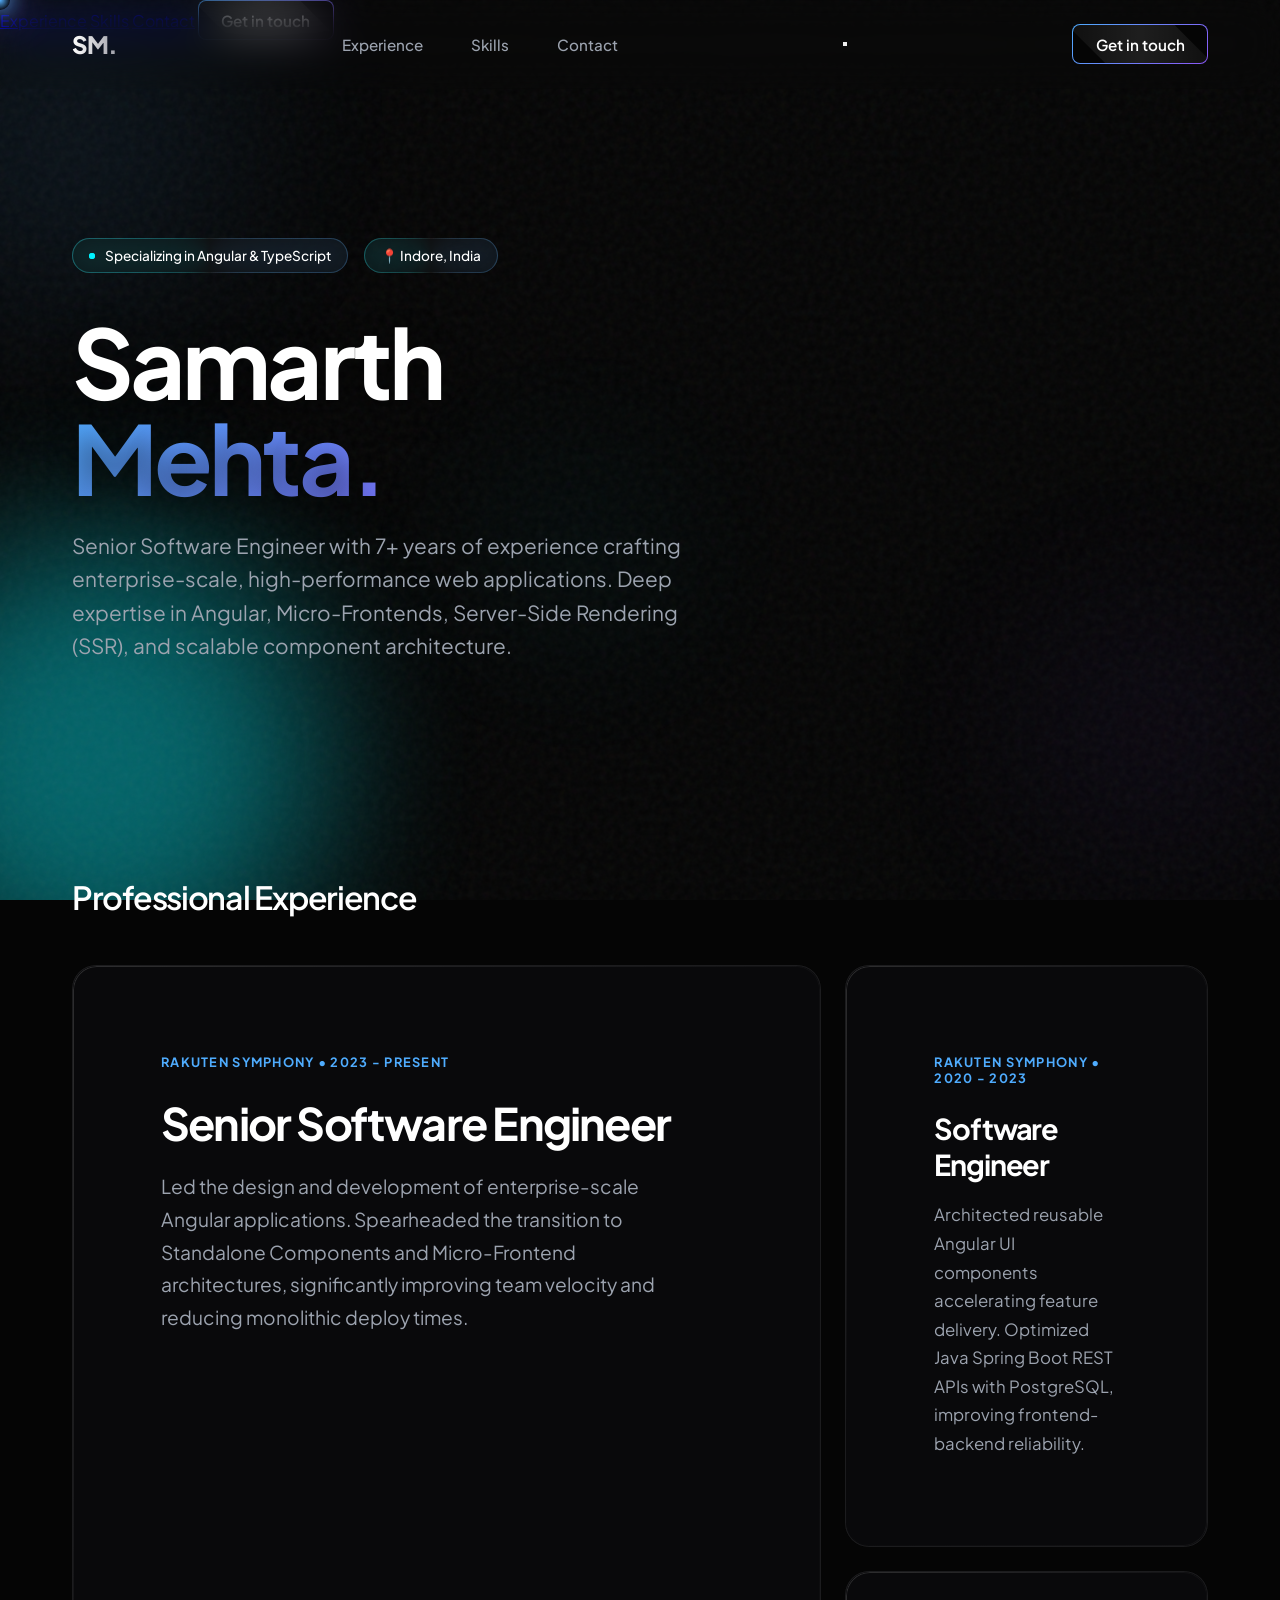
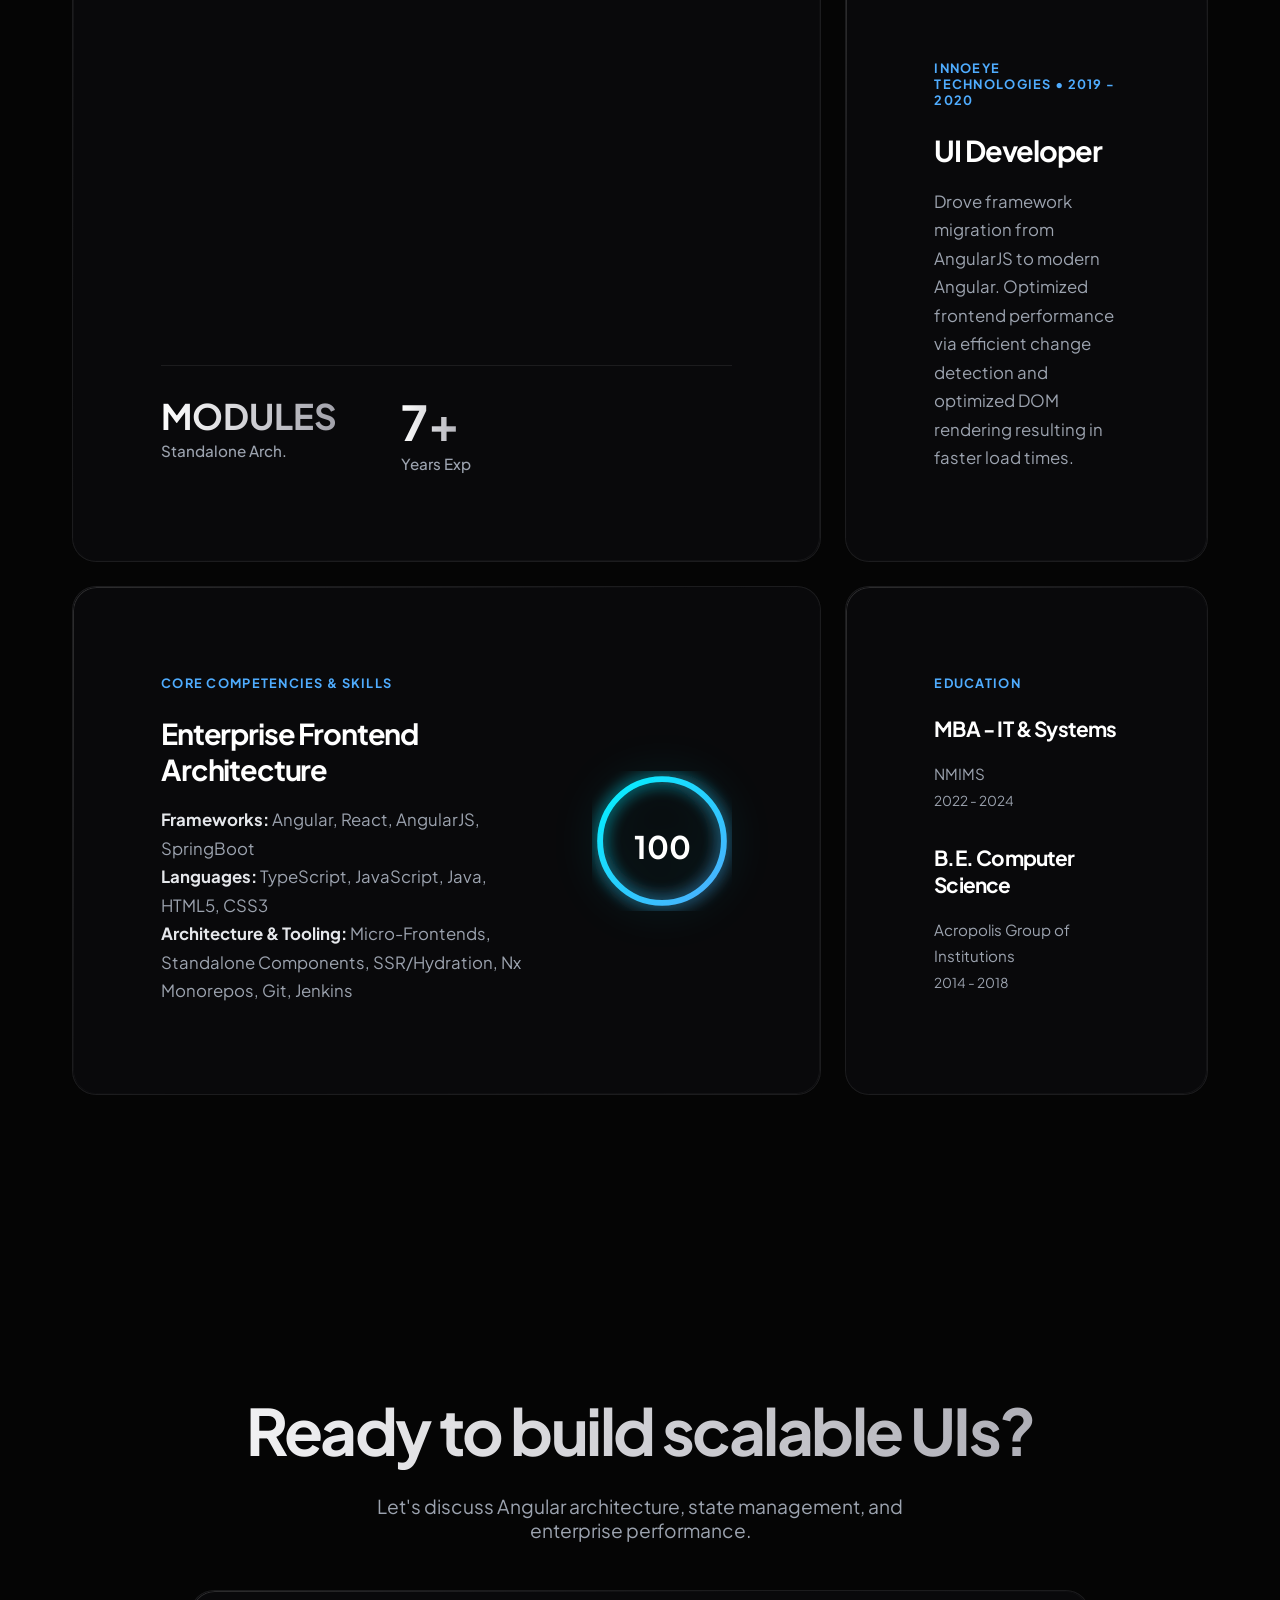
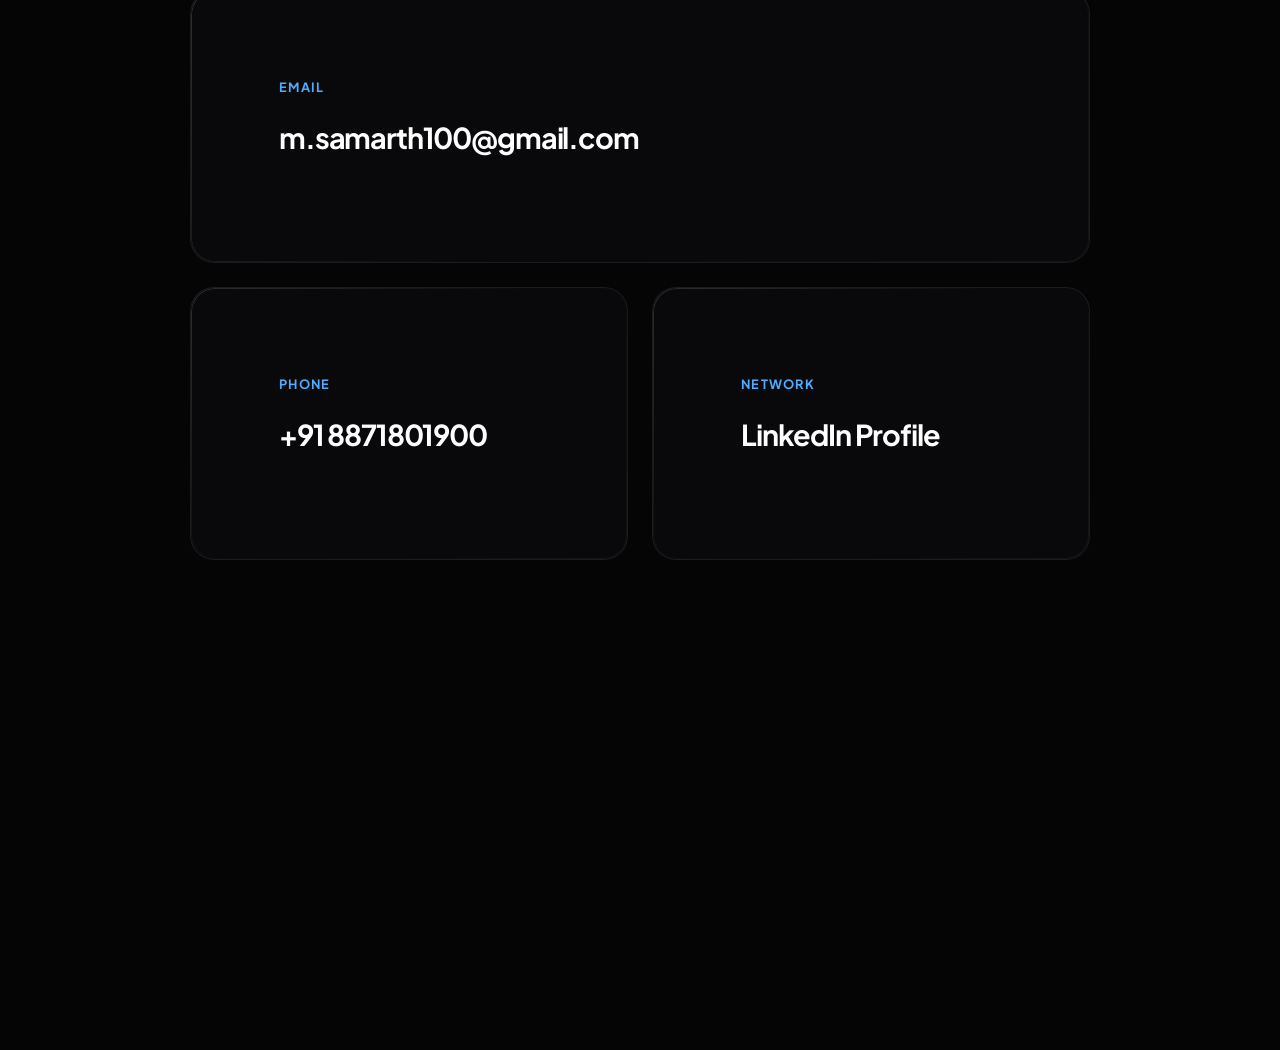
<file: index.html>
<!DOCTYPE html>
<html lang="en">

<head>
    <meta charset="UTF-8">
    <meta name="viewport" content="width=device-width,initial-scale=1">
    <title>Samarth Mehta | Senior Software Engineer</title>
    <meta name="description"
        content="Samarth Mehta - Senior Software Engineer specializing in Angular, TypeScript & State-Driven Architectures.">
    <link rel="preconnect" href="https://fonts.googleapis.com">
    <link rel="preconnect" href="https://fonts.gstatic.com" crossorigin>
    <link href="https://fonts.googleapis.com/css2?family=Plus+Jakarta+Sans:wght@300;400;500;600;700;800&display=swap"
        rel="stylesheet">
    <link rel="stylesheet" href="style.min.css">
</head>

<body>
    <div class="mesh-bg">
        <div class="blob blob-1"></div>
        <div class="blob blob-2"></div>
        <div class="blob blob-3"></div>
        <div class="blob blob-4"></div>
        <div class="noise-overlay"></div>
    </div>
    <div class="scroll-progress" id="scroll-progress"></div>
    <div id="custom-cursor" class="custom-cursor"></div>
    <header class="header">
        <nav class="nav"><span class="logo magic-text">SM.</span>
            <div class="nav-links"><a href="#experience" class="hover-underline">Experience</a> <a href="#skills"
                    class="hover-underline">Skills</a> <a href="#contact" class="hover-underline">Contact</a></div>
            <button class="menu-toggle" id="menu-toggle" aria-label="Toggle menu"><span
                    class="hamburger"></span></button> <a href="mailto:m.samarth100@gmail.com"
                class="button magic-btn desktop-only"><span>Get in touch</span></a>
        </nav>
    </header>
    <div class="mobile-menu" id="mobile-menu">
        <div class="mobile-menu-content"><a href="#experience" class="mobile-link">Experience</a> <a href="#skills"
                class="mobile-link">Skills</a> <a href="#contact" class="mobile-link">Contact</a> <a
                href="mailto:m.samarth100@gmail.com" class="button magic-btn"><span>Get in touch</span></a></div>
    </div>
    <main class="container">
        <section class="hero slide-up">
            <div style="display:flex;gap:1rem;margin-bottom:2.5rem;flex-wrap:wrap">
                <div class="hero-badge holographic-border" style="margin-bottom:0">
                    <div class="holographic-content"><span class="pulse-dot"></span> Specializing in Angular &
                        TypeScript</div>
                </div>
                <div class="hero-badge holographic-border" style="margin-bottom:0">
                    <div class="holographic-content">📍 Indore, India</div>
                </div>
            </div>
            <h1 class="hero-title">Samarth <br><span class="magic-text dynamic-gradient">Mehta.</span></h1>
            <p class="hero-subtitle stagger-in">Senior Software Engineer with 7+ years of experience crafting
                enterprise-scale, high-performance web applications. Deep expertise in Angular, Micro-Frontends,
                Server-Side Rendering (SSR), and scalable component architecture.</p>
        </section>
        <section id="experience" class="bento-section">
            <h2 class="section-title fade-in">Professional Experience</h2>
            <div class="bento-grid">
                <div class="card bento-large group tilt-card fade-in">
                    <div class="card-glow"></div>
                    <div class="card-border-gradient"></div>
                    <div class="card-content">
                        <div class="chip">Rakuten Symphony • 2023 - Present</div>
                        <h3 class="magic-text-hover">Senior Software Engineer</h3>
                        <p>Led the design and development of enterprise-scale Angular applications. Spearheaded the
                            transition to Standalone Components and Micro-Frontend architectures, significantly
                            improving team velocity and reducing monolithic deploy times.</p>
                        <div class="metrics">
                            <div class="metric"><span class="metric-val magic-text"
                                    style="font-size:2.2rem">MODULES</span> <span class="metric-label">Standalone
                                    Arch.</span></div>
                            <div class="metric"><span class="metric-val magic-text">7+</span> <span
                                    class="metric-label">Years Exp</span></div>
                        </div>
                    </div>
                </div>
                <div class="card group tilt-card fade-in" style="transition-delay:100ms">
                    <div class="card-glow"></div>
                    <div class="card-border-gradient"></div>
                    <div class="card-content">
                        <div class="chip">Rakuten Symphony • 2020 - 2023</div>
                        <h3 class="magic-text-hover">Software Engineer</h3>
                        <p>Architected reusable Angular UI components accelerating feature delivery. Optimized Java
                            Spring Boot REST APIs with PostgreSQL, improving frontend-backend reliability.</p>
                    </div>
                </div>
                <div class="card group tilt-card fade-in" style="transition-delay:200ms">
                    <div class="card-glow"></div>
                    <div class="card-border-gradient"></div>
                    <div class="card-content">
                        <div class="chip">Innoeye Technologies • 2019 - 2020</div>
                        <h3 class="magic-text-hover">UI Developer</h3>
                        <p>Drove framework migration from AngularJS to modern Angular. Optimized frontend performance
                            via efficient change detection and optimized DOM rendering resulting in faster load times.
                        </p>
                    </div>
                </div>
                <div class="card group bento-medium tilt-card fade-in" id="skills" style="transition-delay:300ms">
                    <div class="card-glow"></div>
                    <div class="card-border-gradient"></div>
                    <div class="card-content flex-row">
                        <div>
                            <div class="chip">Core Competencies & Skills</div>
                            <h3 class="magic-text-hover">Enterprise Frontend Architecture</h3>
                            <p style="margin-top:1rem"><strong class="text-bright">Frameworks:</strong> Angular, React,
                                AngularJS, SpringBoot</p>
                            <p><strong class="text-bright">Languages:</strong> TypeScript, JavaScript, Java, HTML5, CSS3
                            </p>
                            <p><strong class="text-bright">Architecture & Tooling:</strong> Micro-Frontends, Standalone
                                Components, SSR/Hydration, Nx Monorepos, Git, Jenkins</p>
                        </div>
                        <div class="score-circle"><svg viewBox="0 0 36 36" class="circular-chart magic-circle">
                                <defs>
                                    <linearGradient id="magic-grad" x1="0%" y1="0%" x2="100%" y2="100%">
                                        <stop offset="0%" stop-color="#00f2fe" />
                                        <stop offset="100%" stop-color="#4facfe" />
                                    </linearGradient>
                                    <filter id="glow-filter" x="-20%" y="-20%" width="140%" height="140%">
                                        <feGaussianBlur stdDeviation="2" result="blur" />
                                        <feComposite in="SourceGraphic" in2="blur" operator="over" />
                                    </filter>
                                </defs>
                                <path class="circle-bg"
                                    d="M18 2.0845 a 15.9155 15.9155 0 0 1 0 31.831 a 15.9155 15.9155 0 0 1 0 -31.831" />
                                <path class="circle" stroke-dasharray="0, 100"
                                    d="M18 2.0845 a 15.9155 15.9155 0 0 1 0 31.831 a 15.9155 15.9155 0 0 1 0 -31.831"
                                    filter="url(#glow-filter)" /><text x="18" y="22.5" class="percentage">100</text>
                            </svg></div>
                    </div>
                </div>
                <div class="card group tilt-card fade-in" style="transition-delay:400ms">
                    <div class="card-glow"></div>
                    <div class="card-border-gradient"></div>
                    <div class="card-content">
                        <div class="chip">Education</div>
                        <h3 class="magic-text-hover" style="font-size:1.3rem">MBA - IT & Systems</h3>
                        <p style="font-size:.95rem;margin-bottom:1.2rem">NMIMS<br><span
                                style="color:var(--text-secondary);font-size:.85rem">2022 - 2024</span></p>
                        <h3 class="magic-text-hover" style="font-size:1.3rem">B.E. Computer Science</h3>
                        <p style="font-size:.95rem">Acropolis Group of Institutions<br><span
                                style="color:var(--text-secondary);font-size:.85rem">2014 - 2018</span></p>
                    </div>
                </div>
            </div>
        </section>
        <section id="contact" class="footer-cta fade-in">
            <h2 class="magic-text">Ready to build scalable UIs?</h2>
            <p>Let's discuss Angular architecture, state management, and enterprise performance.</p>
            <div class="contact-info-cards fade-in" style="transition-delay:200ms"><a
                    href="mailto:m.samarth100@gmail.com" class="contact-card contact-email-card card group tilt-card">
                    <div class="card-glow"></div>
                    <div class="card-border-gradient"></div>
                    <div class="card-content">
                        <div class="chip">Email</div>
                        <h3 class="magic-text-hover">m.samarth100@gmail.com</h3>
                    </div>
                </a> <a href="tel:+918871801900" class="contact-card card group tilt-card">
                    <div class="card-glow"></div>
                    <div class="card-border-gradient"></div>
                    <div class="card-content">
                        <div class="chip">Phone</div>
                        <h3 class="magic-text-hover">+91 8871801900</h3>
                    </div>
                </a> <a href="https://linkedin.com/in/samarth-mehta-201817b7" target="_blank"
                    class="contact-card card group tilt-card">
                    <div class="card-glow"></div>
                    <div class="card-border-gradient"></div>
                    <div class="card-content">
                        <div class="chip">Network</div>
                        <h3 class="magic-text-hover">LinkedIn Profile</h3>
                    </div>
                </a></div>
            <div class="cta-wrapper fade-in" style="transition-delay:400ms;margin-top:2rem"><a
                    href="mailto:m.samarth100@gmail.com" class="button magic-btn button-large"><span>Start a
                        conversation</span></a></div>
        </section>
    </main>
    <footer class="footer container fade-in" style="border-top:1px solid var(--border);margin-top:4rem">
        <p>© 2026 Samarth Mehta. Senior Software Engineer.</p>
        <div class="socials"><a href="https://linkedin.com/in/samarth-mehta-201817b7" target="_blank"
                class="hover-underline">LinkedIn</a> <a href="mailto:m.samarth100@gmail.com"
                class="hover-underline">Email</a> <a href="tel:+918871801900" class="hover-underline">Phone</a></div>
    </footer>
    <script src="script.min.js" defer></script>
</body>

</html>
</file>
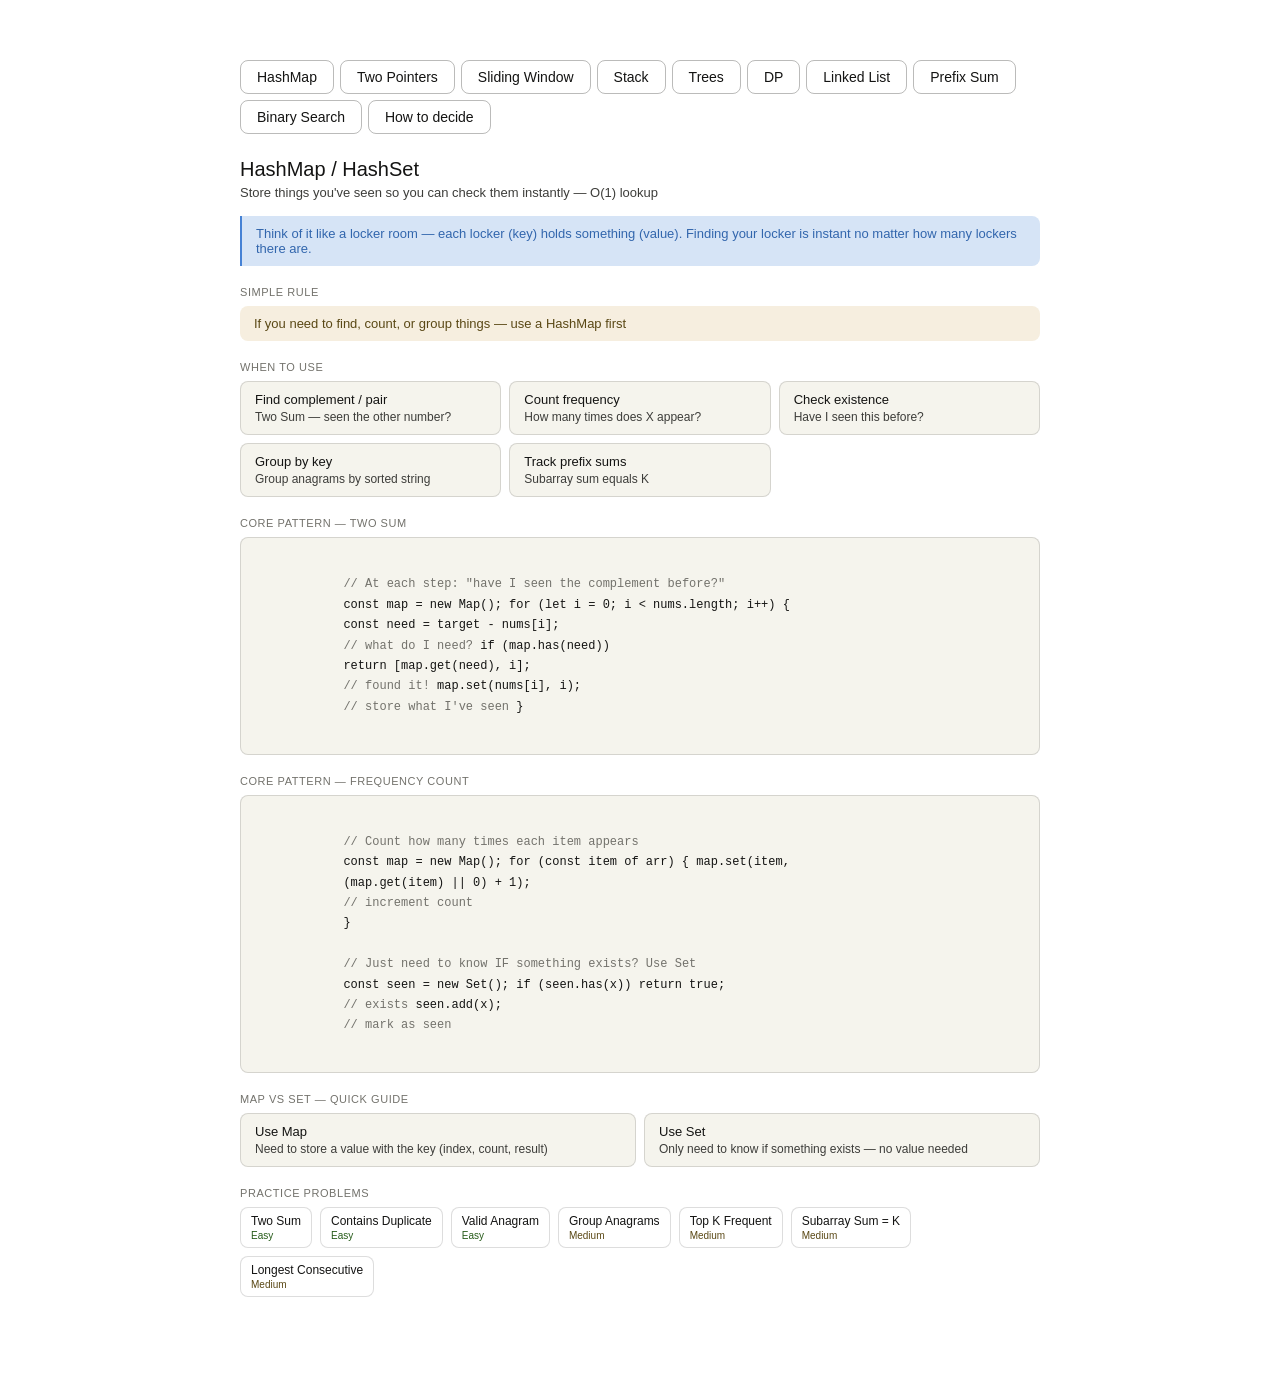
<file: dsa_pattern.html>
<html lang="en">
  <head>
    <meta charset="UTF-8" />
    <meta name="viewport" content="width=device-width, initial-scale=1.0" />
    <title>Visualize Widget</title>
    <style id="mcp-host-fonts">
      @font-face {
        font-family: "Anthropic Sans";
        src: url("https://assets.claude.ai/Fonts/AnthropicSans-Text-Regular-Static.otf")
          format("opentype");
        font-weight: 400;
        font-style: normal;
        font-display: swap;
      }
      @font-face {
        font-family: "Anthropic Sans";
        src: url("https://assets.claude.ai/Fonts/AnthropicSans-Text-RegularItalic-Static.otf")
          format("opentype");
        font-weight: 400;
        font-style: italic;
        font-display: swap;
      }
      @font-face {
        font-family: "Anthropic Sans";
        src: url("https://assets.claude.ai/Fonts/AnthropicSans-Text-Medium-Static.otf")
          format("opentype");
        font-weight: 500;
        font-style: normal;
        font-display: swap;
      }
      @font-face {
        font-family: "Anthropic Sans";
        src: url("https://assets.claude.ai/Fonts/AnthropicSans-Text-MediumItalic-Static.otf")
          format("opentype");
        font-weight: 500;
        font-style: italic;
        font-display: swap;
      }
      @font-face {
        font-family: "Anthropic Sans";
        src: url("https://assets.claude.ai/Fonts/AnthropicSans-Text-Semibold-Static.otf")
          format("opentype");
        font-weight: 600;
        font-style: normal;
        font-display: swap;
      }
      @font-face {
        font-family: "Anthropic Sans";
        src: url("https://assets.claude.ai/Fonts/AnthropicSans-Text-SemiboldItalic-Static.otf")
          format("opentype");
        font-weight: 600;
        font-style: italic;
        font-display: swap;
      }
      @font-face {
        font-family: "Anthropic Sans";
        src: url("https://assets.claude.ai/Fonts/AnthropicSans-Text-Bold-Static.otf")
          format("opentype");
        font-weight: 700;
        font-style: normal;
        font-display: swap;
      }
      @font-face {
        font-family: "Anthropic Sans";
        src: url("https://assets.claude.ai/Fonts/AnthropicSans-Text-BoldItalic-Static.otf")
          format("opentype");
        font-weight: 700;
        font-style: italic;
        font-display: swap;
      }
    </style>
    <style>
      @font-face {
        font-family: "Anthropic Serif";
        src: url("https://assets.claude.ai/Fonts/AnthropicSerif-Text-Regular-Static.otf")
          format("opentype");
        font-weight: 400;
        font-style: normal;
        font-display: swap;
      }
      @font-face {
        font-family: "Anthropic Serif";
        src: url("https://assets.claude.ai/Fonts/AnthropicSerif-Text-RegularItalic-Static.otf")
          format("opentype");
        font-weight: 400;
        font-style: italic;
        font-display: swap;
      }
      @font-face {
        font-family: "Anthropic Serif";
        src: url("https://assets.claude.ai/Fonts/AnthropicSerif-Text-Medium-Static.otf")
          format("opentype");
        font-weight: 500;
        font-style: normal;
        font-display: swap;
      }
      @font-face {
        font-family: "Anthropic Serif";
        src: url("https://assets.claude.ai/Fonts/AnthropicSerif-Text-MediumItalic-Static.otf")
          format("opentype");
        font-weight: 500;
        font-style: italic;
        font-display: swap;
      }
      @font-face {
        font-family: "Anthropic Serif";
        src: url("https://assets.claude.ai/Fonts/AnthropicSerif-Text-Semibold-Static.otf")
          format("opentype");
        font-weight: 600;
        font-style: normal;
        font-display: swap;
      }
      @font-face {
        font-family: "Anthropic Serif";
        src: url("https://assets.claude.ai/Fonts/AnthropicSerif-Text-SemiboldItalic-Static.otf")
          format("opentype");
        font-weight: 600;
        font-style: italic;
        font-display: swap;
      }
      @font-face {
        font-family: "Anthropic Serif";
        src: url("https://assets.claude.ai/Fonts/AnthropicSerif-Text-Bold-Static.otf")
          format("opentype");
        font-weight: 700;
        font-style: normal;
        font-display: swap;
      }
      @font-face {
        font-family: "Anthropic Serif";
        src: url("https://assets.claude.ai/Fonts/AnthropicSerif-Text-BoldItalic-Static.otf")
          format("opentype");
        font-weight: 700;
        font-style: italic;
        font-display: swap;
      }
    </style>
    <style>
      :root {
        color-scheme: light dark;
        --font-serif: "Anthropic Serif", Georgia, "Times New Roman", serif;
      }
      * {
        box-sizing: border-box;
        margin: 0;
        padding: 0;
      }
      input,
      select,
      textarea,
      button {
        font-family: inherit;
      }
      body {
        font-family:
          "Anthropic Sans",
          -apple-system,
          BlinkMacSystemFont,
          "Segoe UI",
          sans-serif;
        background: transparent;
      }
      /* Iframe height is externally managed — host sets iframe.style.height to
 * match body.getBoundingClientRect().height via postMessage. During the
 * 1-frame lag (and the 0.25s initial transition), body > viewport triggers
 * a transient scrollbar that steals ~15px width, reflowing flex content.
 * Zero-width scrollbar = zero layout shift. Wheel/keyboard scroll still
 * work if ever needed. */
      html,
      body {
        scrollbar-width: none;
        margin: 22px auto;
        max-width: 800px;
      }
      html::-webkit-scrollbar,
      body::-webkit-scrollbar {
        width: 0;
        height: 0;
      }
      /* Short var aliases — saves ~5 tokens per reference */
      :root {
        --p: var(--color-text-primary);
        --s: var(--color-text-secondary);
        --t: var(--color-text-tertiary);
        --bg2: var(--color-background-secondary);
        --b: var(--color-border-secondary);
      }

      /* SVG utility classes — use class="t" instead of repeating font/fill attrs */
      .t {
        font-size: 14px;
        fill: var(--p);
      }
      .ts {
        font-size: 12px;
        fill: var(--s);
      }
      .th {
        font-size: 14px;
        fill: var(--p);
        font-weight: 500;
      }
      .box {
        fill: var(--bg2);
        stroke: var(--b);
      }
      .arr {
        stroke: var(--t);
        fill: none;
        stroke-width: 1.5;
      }
      .node {
        cursor: pointer;
      }
      .node:hover rect,
      .node:hover .box {
        filter: brightness(0.97);
      }
      .node:hover text {
        opacity: 0.8;
      }

      /* Form element defaults — model writes bare <input>, styling is automatic */
      /* :not(form.elicit *) — elicitation form provides its own
 * input/button styling at (0,1,0). Without this exclusion, these
 * generic rules at (0,3,1) / (1,0,2) clobber every .elicit-* class. */
      input:not([type="range"]):not([type="checkbox"]):not([type="radio"]):not(
          form.elicit *
        ),
      select:not(form.elicit *),
      textarea:not(form.elicit *) {
        width: 100%;
        height: 36px;
        padding: 8px 12px;
        font-size: 16px;
        background: var(--color-background-primary);
        color: var(--color-text-primary);
        border: 0.5px solid var(--color-border-tertiary);
        border-radius: 6px;
        outline: none;
        transition:
          border-color 0.15s,
          box-shadow 0.15s;
      }
      textarea {
        height: auto;
        min-height: 80px;
        resize: vertical;
      }
      input:not([type="range"]):not([type="checkbox"]):not([type="radio"]):not(
          form.elicit *
        ):hover,
      select:not(form.elicit *):hover,
      textarea:not(form.elicit *):hover {
        border-color: var(--color-border-secondary);
      }
      input:not([type="range"]):not([type="checkbox"]):not([type="radio"]):not(
          form.elicit *
        ):focus,
      select:not(form.elicit *):focus,
      textarea:not(form.elicit *):focus {
        border-color: var(--color-border-info);
        box-shadow: 0 0 0 3px var(--color-background-info);
      }
      select {
        cursor: pointer;
      }

      /* Range slider — model writes bare <input type="range">, styling automatic */
      input[type="range"] {
        -webkit-appearance: none;
        appearance: none;
        width: 100%;
        height: 4px;
        background: light-dark(rgba(0, 0, 0, 0.08), rgba(255, 255, 255, 0.1));
        border-radius: 2px;
        outline: none;
      }
      input[type="range"]::-webkit-slider-thumb {
        -webkit-appearance: none;
        width: 18px;
        height: 18px;
        border-radius: 50%;
        background: var(--color-background-primary);
        border: 1px solid var(--color-border-secondary);
        cursor: pointer;
        transition:
          border-color 0.15s,
          transform 0.15s;
      }
      input[type="range"]:hover::-webkit-slider-thumb {
        border-color: var(--color-border-primary);
        transform: scale(1.1);
      }
      input[type="range"]::-moz-range-thumb {
        width: 18px;
        height: 18px;
        border-radius: 50%;
        background: var(--color-background-primary);
        border: 1px solid var(--color-border-secondary);
        cursor: pointer;
      }

      /* Button defaults — model writes bare <button>, interaction states automatic */
      button:not(#action-btns button):not(form.elicit button) {
        padding: 8px 16px;
        font-size: 14px;
        background: transparent;
        color: var(--color-text-primary);
        border: 0.5px solid var(--color-border-secondary);
        border-radius: var(--border-radius-md);
        cursor: pointer;
        transition:
          background 0.15s,
          transform 0.1s;
      }
      button:not(#action-btns button):not(form.elicit button):hover {
        background: var(--color-background-secondary);
      }
      button:not(#action-btns button):not(form.elicit button):active {
        background: var(--color-border-tertiary);
        transform: scale(0.98);
      }

      /* ===== Elicitation form — EA-878 =====
 * Inert unless Claude writes <form class="elicit">.
 * Figma: AaGSDTRrOCNVhNa7LZaJVr node 5340:3930
 * Conversational question prompts ("Which side are you on?"),
 * pills for all choices.
 */

      form.elicit {
        background: var(--color-background-primary, #fff);
        border: 0.5px solid var(--color-border-tertiary, rgba(31, 30, 29, 0.15));
        border-radius: 16px;
        /* Figma 5340:3930 — soft diffuse shadow, lighter than DS --shadow-md.
   * Margin keeps the shadow from clipping at #vis-container's overflow:hidden
   * edge: y-offset 4px + blur 20px ≈ 24px below, 20px sides. */
        box-shadow: 0 4px 20px 0 rgba(0, 0, 0, 0.04);
        margin: 4px 20px 24px;
        overflow: hidden;
        /* font-base = 14/1.4 sans — descendants inherit; only .elicit-question
   * (serif 16/1.7), .name (12), .badge (9) override. */
        font-family: var(--font-sans, system-ui, sans-serif);
        font-size: 14px;
        line-height: 1.4;
        /* Match host rendering — without this the iframe uses subpixel AA and
   * everything (notably weight-500 buttons) reads ~100 heavier on Retina
   * than the same tokens outside the iframe. */
        -webkit-font-smoothing: antialiased;
        -moz-osx-font-smoothing: grayscale;
        /* Chrome props animate on the form→submitted-summary swap. */
        transition:
          background-color 200ms ease-out,
          box-shadow 200ms ease-out,
          border-radius 200ms ease-out,
          padding 200ms ease-out,
          margin 200ms ease-out;
        /* Shared FileThumbnail tokens (border-border-300/25, shadow-sm/5). */
        --elicit-border-faint: color-mix(
          in srgb,
          var(--color-border-tertiary, rgba(31, 30, 29, 0.15)) 25%,
          transparent
        );
        --elicit-shadow-sm: 0 1px 2px 0 rgba(0, 0, 0, 0.05);
      }
      /* Form controls don't inherit font props from the UA sheet — pull from root.
 * `font: inherit` shorthand so font-weight comes too; the individual-prop
 * version left weight at the UA <button> default (bold-ish on some
 * platforms) for any control that doesn't set its own weight. */
      form.elicit :is(button, input, textarea) {
        font: inherit;
      }

      /* Header title and question prompts share Claude's chat-output voice
 * (p.font-claude-response-body = Anthropic Serif 16 / 400 / 1.7) so both
 * read as Claude speaking, not form chrome. */
      form.elicit .elicit-header,
      form.elicit .elicit-question {
        font-family: var(--font-serif, "Anthropic Serif", Georgia, serif);
        font-size: 16px;
        font-weight: 400;
        line-height: 1.7;
        color: var(--color-text-primary, #131313);
      }

      /* 44px total to match the suggested-connector widget spec.
 * Fixed height + zero vertical padding lets align-items:center handle the rest;
 * avoids the icon/text line-height arithmetic. */
      form.elicit .elicit-header {
        display: flex;
        align-items: center;
        gap: 8px;
        height: 44px;
        padding: 0 16px;
        border-bottom: 0.5px solid
          var(--color-border-tertiary, rgba(31, 30, 29, 0.15));
      }
      form.elicit .elicit-header > svg {
        /* IconBase vectorSizeMap[16] = 20 — anthropicons render in a 20px box. */
        width: 20px;
        height: 20px;
        flex-shrink: 0;
        fill: currentColor;
      }
      form.elicit .elicit-header > span {
        flex: 1;
      }

      form.elicit .elicit-body {
        padding: 32px 24px;
        display: flex;
        flex-direction: column;
        gap: 40px;
      }

      form.elicit .elicit-group {
        display: flex;
        flex-direction: column;
        gap: 16px;
      }

      form.elicit .elicit-question {
        margin: 0;
      }

      /* Pills container — no horizontal padding. Previously had 0 8px which pushed
 * pills 8px right of the question/textarea/date in the same .elicit-group. */
      form.elicit .elicit-pills {
        display: flex;
        flex-wrap: wrap;
        gap: 12px;
      }
      form.elicit .elicit-pill {
        /* Fully rounded + tighter padding — visually distinct from the rectangular
   * text inputs (textarea/other/date stay at 8-12px radius). Pills and inputs
   * don't match in height so the shape difference reads as intentional. */
        padding: 8px 12px;
        border: 0.5px solid var(--color-border-tertiary, rgba(31, 30, 29, 0.15));
        border-radius: 9999px;
        background: transparent;
        color: var(--color-text-secondary, #383835);
        cursor: pointer;
        transition:
          border-color 120ms ease,
          background-color 120ms ease;
      }
      form.elicit .elicit-pill:hover {
        border-color: var(--color-border-secondary, rgba(30, 30, 29, 0.3));
      }
      /* Semantic accents — same light-fill+soft-border recipe as the blue selected
 * state, applied via attribute so inline style doesn't fight aria-pressed.
 * Single-attr specificity; the [aria-pressed="true"] rule below wins on
 * border+bg so selection remains visible on accented pills. */
      form.elicit .elicit-pill[data-accent="warning"] {
        border-color: var(--color-text-warning, #5a4815);
        background: color-mix(
          in srgb,
          var(--color-text-warning, #5a4815) 15%,
          transparent
        );
        color: var(--color-text-warning, #5a4815);
      }
      form.elicit .elicit-pill[data-accent="danger"] {
        border-color: var(--color-text-danger, #7f2c28);
        background: color-mix(
          in srgb,
          var(--color-text-danger, #7f2c28) 15%,
          transparent
        );
        color: var(--color-text-danger, #7f2c28);
      }
      form.elicit .elicit-pill[data-accent="success"] {
        border-color: var(--color-text-success, #265b19);
        background: color-mix(
          in srgb,
          var(--color-text-success, #265b19) 15%,
          transparent
        );
        color: var(--color-text-success, #265b19);
      }
      form.elicit .elicit-pill[aria-pressed="true"] {
        /* Figma: 0.5px #184f95 border + rgba(205,226,251,0.5) fill (approx via color-mix). */
        border: 0.5px solid var(--color-text-info, #184f95);
        background: color-mix(
          in srgb,
          var(--color-text-info, #184f95) 15%,
          transparent
        );
        /* accent-000 — host bridge maps DS accent to --color-text-info (no
   * --accent-* var injected into the iframe). Matches border + fill. */
        color: var(--color-text-info, #184f95);
      }

      /* "Other" conditional text input.
 * background/color explicit — generic input rule no longer provides
 * these post-specificity-fix, UA Canvas/CanvasText mismatch in dark mode. */
      form.elicit .elicit-other {
        margin-top: 8px;
        height: 40px;
        padding: 0 12px;
        border: 0.5px solid var(--color-border-tertiary, rgba(31, 30, 29, 0.15));
        border-radius: 8px;
        background: var(--color-background-primary, #fff);
        color: var(--color-text-primary, #131313);
        width: 100%;
        box-sizing: border-box;
      }
      form.elicit .elicit-other[hidden] {
        display: none;
      }

      /* Textarea.
 * background/color explicit — generic textarea rule no longer provides
 * these post-specificity-fix, UA Canvas/CanvasText mismatch in dark mode. */
      form.elicit .elicit-textarea {
        min-height: 84px;
        padding: 12px;
        border: 0.5px solid var(--color-border-tertiary, rgba(31, 30, 29, 0.15));
        border-radius: 8px;
        background: var(--color-background-primary, #fff);
        color: var(--color-text-primary, #131313);
        resize: vertical;
        box-sizing: border-box;
        width: 100%;
      }
      form.elicit .elicit-textarea::placeholder {
        color: var(--color-text-tertiary, #7b7974);
      }

      /* Date input — pill-shaped, hugs content */
      form.elicit .elicit-date {
        padding: 12px 16px;
        border: 0.5px solid var(--color-border-tertiary, rgba(31, 30, 29, 0.15));
        border-radius: 12px;
        background: transparent;
        color: var(--color-text-primary, #131313);
        width: fit-content;
        cursor: pointer;
      }
      /* Shared focus ring for all text inputs — info-blue border + soft glow */
      form.elicit .elicit-other:focus,
      form.elicit .elicit-textarea:focus,
      form.elicit .elicit-date:focus {
        outline: none;
        border-color: var(--color-border-info, #2a78d6);
        box-shadow: 0 0 0 3px
          var(--color-background-info, rgba(42, 120, 214, 0.2));
      }

      /* File upload — dashed dropzone + filled tiles.
 * Tile styling mirrors packages/chat/components/FileThumbnail.tsx (the
 * thumbnail users already see in the chat input row) so a file picked here
 * reads as the same object it becomes once attached. Dropzone is the first
 * flex child; tiles append after it (flow right). */
      form.elicit .elicit-files {
        display: flex;
        flex-wrap: wrap;
        align-items: flex-start;
        gap: 12px;
      }
      form.elicit .elicit-dropzone {
        /* 120×120 = FileThumbnail SIZE_MAP.normal. Dashed stays 1px — 0.5px
   * dashed rasterizes to invisible gaps on non-retina. */
        width: 120px;
        height: 120px;
        border: 1px dashed var(--color-border-tertiary, rgba(31, 30, 29, 0.15));
        border-radius: 10px;
        box-shadow: var(--elicit-shadow-sm);
        display: flex;
        flex-direction: column;
        align-items: center;
        justify-content: center;
        gap: 8px;
        cursor: pointer;
        /* Figma 5340:4071 — 2% text-000 wash over bg-000 */
        background: color-mix(
          in srgb,
          var(--color-text-primary, #131313) 2%,
          var(--color-background-primary, #fff)
        );
        color: var(--color-text-tertiary, #7b7974);
        transition:
          border-color 120ms ease,
          background-color 120ms ease;
      }
      form.elicit .elicit-dropzone:hover {
        border-color: var(--color-text-info, #184f95);
        background: color-mix(
          in srgb,
          var(--color-text-info, #184f95) 4%,
          transparent
        );
      }
      form.elicit .elicit-dropzone svg {
        width: 24px;
        height: 24px;
        fill: currentColor;
      }
      form.elicit .elicit-dropzone input[type="file"] {
        display: none;
      }

      form.elicit .elicit-file-tile {
        /* FileThumbnail ThumbnailInteractionContainer:
   * rounded-lg border-0.5 border-border-300/25 shadow-sm shadow-always-black/5
   * bg-bg-000 px-2.5 py-2 gap-2.5 → 8px radius, 0.5px border, 8/10px pad */
        width: 120px;
        height: 120px;
        border: 0.5px solid var(--elicit-border-faint);
        border-radius: 8px;
        padding: 8px 10px;
        display: flex;
        flex-direction: column;
        justify-content: space-between;
        gap: 10px;
        background: var(--color-background-primary, #fff);
        box-shadow: var(--elicit-shadow-sm);
        box-sizing: border-box;
        position: relative;
      }
      form.elicit .elicit-file-tile .name {
        /* FileThumbnail title: text-[12px] text-text-100 break-words line-clamp-3 */
        font-size: 12px;
        color: var(--color-text-primary, #131313);
        word-break: break-word;
        overflow: hidden;
        display: -webkit-box;
        -webkit-line-clamp: 3;
        -webkit-box-orient: vertical;
      }
      form.elicit .elicit-file-tile .badge {
        /* FileThumbnail ThumbnailTagContainer:
   * h-[18px] px-1 border-0.5 border-border-300/25 shadow-sm rounded
   * bg-bg-000/70 font-medium + inner text-[9px] uppercase font-bold */
        align-self: flex-start;
        height: 18px;
        padding: 0 4px;
        display: inline-flex;
        align-items: center;
        border: 0.5px solid var(--elicit-border-faint);
        border-radius: 4px;
        background: color-mix(
          in srgb,
          var(--color-background-primary, #fff) 70%,
          transparent
        );
        box-shadow: var(--elicit-shadow-sm);
        font-size: 9px;
        font-weight: 700;
        color: var(--color-text-tertiary, #7b7974);
        text-transform: uppercase;
      }
      /* FileThumbnail RemoveButton: w-5 h-5 -top-2 -left-2 rounded-full
 * border-0.5 border-border-300/25 bg-bg-000/90 backdrop-blur-sm.
 * Always visible (no group-hover in iframe — touch + no Tailwind group). */
      form.elicit .elicit-file-tile .remove {
        position: absolute;
        top: -8px;
        left: -8px;
        width: 20px;
        height: 20px;
        padding: 0;
        border: 0.5px solid var(--elicit-border-faint);
        border-radius: 9999px;
        background: color-mix(
          in srgb,
          var(--color-background-primary, #fff) 90%,
          transparent
        );
        backdrop-filter: blur(4px);
        cursor: pointer;
        font-size: 14px;
        line-height: 1;
        color: var(--color-text-tertiary, #7b7974);
        display: flex;
        align-items: center;
        justify-content: center;
        transition:
          color 120ms ease,
          background-color 120ms ease;
      }
      form.elicit .elicit-file-tile .remove:hover {
        color: var(--color-text-secondary, #383835);
        background: color-mix(
          in srgb,
          var(--color-background-primary, #fff) 50%,
          transparent
        );
      }

      /* Footer — DS Button tokens transcribed (variant=secondary / variant=primary,
 * size=default: h-9 px-4 rounded-lg min-w-[5rem] font-base-bold). */
      form.elicit .elicit-footer {
        display: flex;
        align-items: center;
        justify-content: flex-end;
        gap: 12px;
        /* Explicit height (mirrors .elicit-header) so the submitted-state height:0
   * transition can interpolate — auto→0 snaps. 36px buttons + 32px breathing room. */
        height: 68px;
        padding: 0 24px;
        border-top: 0.5px solid
          var(--color-border-tertiary, rgba(31, 30, 29, 0.15));
      }
      form.elicit .elicit-skip,
      form.elicit .elicit-submit {
        display: inline-flex;
        align-items: center;
        justify-content: center;
        height: 36px;
        min-width: 80px;
        padding: 0 16px;
        border-radius: 8px;
        /* DS Button primary/secondary = font-base-bold (tw-typography.js:26) */
        font-weight: 500;
        white-space: nowrap;
        cursor: pointer;
        user-select: none;
        transition:
          background-color 100ms ease-out,
          border-color 100ms ease-out,
          transform 150ms cubic-bezier(0.165, 0.85, 0.45, 1);
      }
      form.elicit .elicit-skip:active,
      form.elicit .elicit-submit:active {
        transform: scale(0.96);
      }
      /* secondary */
      form.elicit .elicit-skip {
        border: 0.5px solid
          color-mix(
            in srgb,
            var(--color-border-secondary, rgba(30, 30, 29, 0.3)) 30%,
            transparent
          );
        background: transparent;
        color: var(--color-text-primary, #131313);
      }
      form.elicit .elicit-skip:hover {
        background: var(--color-background-secondary, #f9f9f7);
        border-color: transparent;
      }
      /* primary */
      form.elicit .elicit-submit {
        border: none;
        background: var(--color-text-primary, #131313);
        color: var(--color-background-primary, #fff);
      }
      form.elicit .elicit-submit:hover {
        transform: scaleX(1.005) scaleY(1.015);
      }
      /* :hover and :active are both true during a mouse click; equal specificity →
 * source order wins, so without this the hover-grow above masks the press-down. */
      form.elicit .elicit-submit:hover:active {
        transform: scale(0.96);
      }

      /* Post-submit — submitElicitation() adds .elicit-transitioning (body fades
 * out), then after 150ms swaps the body for the Q/A summary and adds
 * .elicit-submitted (chrome transitions to the bare card while body fades
 * back in). Mirrors AskUserQuestion: outer card = AskUserQuestionToolUseCell
 * .tsx:177 (rounded-xl border-0.5 border-border-300 p-4, no bg-bg-000 when
 * submitted), rows = SubmittedResponses.tsx:14-36. */
      form.elicit .elicit-body {
        transition: opacity 150ms ease-out;
      }
      form.elicit.elicit-transitioning .elicit-body {
        opacity: 0;
      }
      form.elicit.elicit-submitted {
        background: transparent;
        border-radius: 12px;
        box-shadow: none;
        padding: 16px;
        margin: 4px;
      }
      /* `display: none` can't transition — collapse to zero so the chrome animates
 * away with the form's 200ms transition instead of snapping. */
      form.elicit .elicit-header,
      form.elicit .elicit-footer {
        transition:
          opacity 200ms ease-out,
          height 200ms ease-out,
          padding 200ms ease-out,
          border-width 200ms ease-out,
          /* step to hidden after the collapse so Skip/Submit leave the tab order +
     * a11y tree (pointer-events:none alone doesn't). */
          visibility 0s linear 200ms;
      }
      form.elicit.elicit-submitted .elicit-header,
      form.elicit.elicit-submitted .elicit-footer {
        opacity: 0;
        height: 0;
        padding-top: 0;
        padding-bottom: 0;
        border-width: 0;
        overflow: hidden;
        pointer-events: none;
        visibility: hidden;
      }
      form.elicit.elicit-submitted .elicit-body {
        padding: 0;
      }
      /* Quota-fallback "1" sentinel restore: shape check skips renderSubmittedSummary
 * so the body still has live inputs — dim them so the locked state reads. */
      form.elicit.elicit-submitted .elicit-body:not(:has(.elicit-summary)) {
        pointer-events: none;
        opacity: 0.5;
      }
      /* sessionStorage restore path adds this alongside .elicit-submitted so
 * scroll-back/reload shows the summary immediately (no replayed crossfade). */
      form.elicit.elicit-restored,
      form.elicit.elicit-restored .elicit-body,
      form.elicit.elicit-restored .elicit-header,
      form.elicit.elicit-restored .elicit-footer {
        transition: none;
      }
      form.elicit .elicit-summary {
        display: flex;
        flex-direction: column;
        gap: 12px;
      }
      form.elicit .elicit-summary-row {
        display: flex;
        flex-direction: column;
        gap: 4px;
      }
      /* SubmittedResponses question: text-text-300 font-claude-response-small-bold
 * (serif 14 / 600 / 1.5) */
      form.elicit .elicit-summary-q {
        font-family: var(--font-serif, "Anthropic Serif", Georgia, serif);
        font-size: 14px;
        font-weight: 600;
        line-height: 1.5;
        color: var(--color-text-secondary, #383835);
      }
      /* SubmittedResponses answer: text-text-500 font-base (sans 14 / 430 / 1.4) */
      form.elicit .elicit-summary-a {
        font-weight: 430;
        color: var(--color-text-tertiary, #7b7974);
        white-space: pre-wrap;
        word-break: break-word;
      }

      /* Headings — bare tags get correct color in both modes */
      h1,
      h2,
      h3,
      h4,
      h5,
      h6 {
        color: var(--color-text-primary);
      }

      .leader {
        stroke: var(--t);
        stroke-width: 0.5;
        stroke-dasharray: 4 3;
        fill: none;
      }

      /* Color ramp classes — apply to <g> or shape element (rect/ellipse/circle/polygon), never <path>.
   light-dark() responds to ancestor color-scheme, not just OS preference. */
      g.c-purple > rect,
      g.c-purple > ellipse,
      g.c-purple > circle,
      g.c-purple > polygon,
      rect.c-purple,
      ellipse.c-purple,
      circle.c-purple,
      polygon.c-purple {
        fill: light-dark(#eeedfe, #3c3489);
        stroke: light-dark(#534ab7, #afa9ec);
      }
      .c-purple > .th,
      .c-purple > .t {
        fill: light-dark(#3c3489, #cecbf6);
      }
      .c-purple > .ts {
        fill: light-dark(#534ab7, #afa9ec);
      }
      g.c-teal > rect,
      g.c-teal > ellipse,
      g.c-teal > circle,
      g.c-teal > polygon,
      rect.c-teal,
      ellipse.c-teal,
      circle.c-teal,
      polygon.c-teal {
        fill: light-dark(#e1f5ee, #085041);
        stroke: light-dark(#0f6e56, #5dcaa5);
      }
      .c-teal > .th,
      .c-teal > .t {
        fill: light-dark(#085041, #9fe1cb);
      }
      .c-teal > .ts {
        fill: light-dark(#0f6e56, #5dcaa5);
      }
      g.c-coral > rect,
      g.c-coral > ellipse,
      g.c-coral > circle,
      g.c-coral > polygon,
      rect.c-coral,
      ellipse.c-coral,
      circle.c-coral,
      polygon.c-coral {
        fill: light-dark(#faece7, #712b13);
        stroke: light-dark(#993c1d, #f0997b);
      }
      .c-coral > .th,
      .c-coral > .t {
        fill: light-dark(#712b13, #f5c4b3);
      }
      .c-coral > .ts {
        fill: light-dark(#993c1d, #f0997b);
      }
      g.c-pink > rect,
      g.c-pink > ellipse,
      g.c-pink > circle,
      g.c-pink > polygon,
      rect.c-pink,
      ellipse.c-pink,
      circle.c-pink,
      polygon.c-pink {
        fill: light-dark(#fbeaf0, #72243e);
        stroke: light-dark(#993556, #ed93b1);
      }
      .c-pink > .th,
      .c-pink > .t {
        fill: light-dark(#72243e, #f4c0d1);
      }
      .c-pink > .ts {
        fill: light-dark(#993556, #ed93b1);
      }
      g.c-gray > rect,
      g.c-gray > ellipse,
      g.c-gray > circle,
      g.c-gray > polygon,
      rect.c-gray,
      ellipse.c-gray,
      circle.c-gray,
      polygon.c-gray {
        fill: light-dark(#f1efe8, #444441);
        stroke: light-dark(#5f5e5a, #b4b2a9);
      }
      .c-gray > .th,
      .c-gray > .t {
        fill: light-dark(#444441, #d3d1c7);
      }
      .c-gray > .ts {
        fill: light-dark(#5f5e5a, #b4b2a9);
      }
      g.c-blue > rect,
      g.c-blue > ellipse,
      g.c-blue > circle,
      g.c-blue > polygon,
      rect.c-blue,
      ellipse.c-blue,
      circle.c-blue,
      polygon.c-blue {
        fill: light-dark(#e6f1fb, #0c447c);
        stroke: light-dark(#185fa5, #85b7eb);
      }
      .c-blue > .th,
      .c-blue > .t {
        fill: light-dark(#0c447c, #b5d4f4);
      }
      .c-blue > .ts {
        fill: light-dark(#185fa5, #85b7eb);
      }
      g.c-green > rect,
      g.c-green > ellipse,
      g.c-green > circle,
      g.c-green > polygon,
      rect.c-green,
      ellipse.c-green,
      circle.c-green,
      polygon.c-green {
        fill: light-dark(#eaf3de, #27500a);
        stroke: light-dark(#3b6d11, #97c459);
      }
      .c-green > .th,
      .c-green > .t {
        fill: light-dark(#27500a, #c0dd97);
      }
      .c-green > .ts {
        fill: light-dark(#3b6d11, #97c459);
      }
      g.c-amber > rect,
      g.c-amber > ellipse,
      g.c-amber > circle,
      g.c-amber > polygon,
      rect.c-amber,
      ellipse.c-amber,
      circle.c-amber,
      polygon.c-amber {
        fill: light-dark(#faeeda, #633806);
        stroke: light-dark(#854f0b, #ef9f27);
      }
      .c-amber > .th,
      .c-amber > .t {
        fill: light-dark(#633806, #fac775);
      }
      .c-amber > .ts {
        fill: light-dark(#854f0b, #ef9f27);
      }
      g.c-red > rect,
      g.c-red > ellipse,
      g.c-red > circle,
      g.c-red > polygon,
      rect.c-red,
      ellipse.c-red,
      circle.c-red,
      polygon.c-red {
        fill: light-dark(#fcebeb, #791f1f);
        stroke: light-dark(#a32d2d, #f09595);
      }
      .c-red > .th,
      .c-red > .t {
        fill: light-dark(#791f1f, #f7c1c1);
      }
      .c-red > .ts {
        fill: light-dark(#a32d2d, #f09595);
      }

      /* Mermaid class/ER diagrams — match house aesthetic.
   Mermaid v11 class/ER renderers use <path> (not <rect>) with inline stroke/fill
   attrs that IGNORE themeVariables mainBkg/nodeBorder. Labels are
   <foreignObject><div><span class="nodeLabel"><p>text</p> — NOT <text>. All style
   fixes require !important to beat inline attrs + mermaid's inline <style>.
   Selectors target .classDiagram/.erDiagram SVG root classes (always present)
   rather than a .mermaid wrapper (which the model sometimes omits). */
      svg.classDiagram,
      svg.erDiagram {
        font-size: 13px;
        max-width: 100%;
        height: auto;
      }
      /* Mermaid sizes foreignObject to fit measured text width. If we upsize post-render,
   text clips. So: overflow visible on FO, and widen inner div past its max-width. */
      svg.classDiagram foreignObject,
      svg.erDiagram foreignObject {
        overflow: visible;
      }
      svg.classDiagram foreignObject > div,
      svg.erDiagram foreignObject > div {
        max-width: none !important;
      }
      /* Body text: members, methods, attribute rows */
      svg.classDiagram .nodeLabel,
      svg.erDiagram .nodeLabel,
      svg.classDiagram .label foreignObject div,
      svg.erDiagram .label foreignObject div {
        font-family: var(--font-sans) !important;
        font-size: 13px !important;
        font-weight: 400 !important;
        color: var(--color-text-secondary) !important;
      }
      /* Titles: classDiagram wraps in .label-group; erDiagram wraps in .name */
      svg.classDiagram .label-group .nodeLabel,
      svg.erDiagram .name .nodeLabel {
        font-size: 14px !important;
        font-weight: 500 !important;
        color: var(--color-text-primary) !important;
      }
      /* Kill mermaid's inline style="font-weight: bolder" on the .label wrapper */
      svg.classDiagram .label-group .label {
        font-weight: 500 !important;
      }
      /* Edge labels (relationship verbs + cardinality) */
      svg.classDiagram .edgeLabel,
      svg.classDiagram .edgeLabel span,
      svg.classDiagram .edgeTerminals foreignObject div,
      svg.erDiagram .edgeLabel,
      svg.erDiagram .edgeLabel span {
        font-size: 11px !important;
        color: var(--color-text-tertiary) !important;
      }
      /* Box outlines, row stripes, dividers — all rendered as <path> with inline attrs.
   Mermaid's '#id .node path { fill:... }' CSS beats fill="none" attr — force fill:none. */
      svg.classDiagram .node path[stroke]:not([stroke="none"]),
      svg.classDiagram .divider path,
      svg.erDiagram .node path[stroke]:not([stroke="none"]),
      svg.erDiagram .divider path {
        stroke: var(--color-border-tertiary) !important;
        stroke-width: 0.5px !important;
        fill: none !important;
      }
      /* classDiagram: box fill (inside .basic.label-container). Mermaid's inline CSS
   '#id .node path { stroke:... }' beats the stroke="none" attr (SVG attrs have
   lowest specificity), and the fill path is open (no Z) so the phantom stroke
   only paints top/right/bottom — left edge looks darker. Kill the stroke. */
      svg.classDiagram .node .basic path[fill]:not([fill="none"]) {
        fill: var(--color-background-primary) !important;
        stroke: none !important;
        stroke-width: 0 !important;
      }
      /* erDiagram: header row (anonymous first-child <g>) uses secondary bg */
      svg.erDiagram .node > g:first-child > path[fill]:not([fill="none"]) {
        fill: var(--color-background-secondary) !important;
      }
      /* erDiagram: row stripes */
      svg.erDiagram .row-rect-odd path[fill]:not([fill="none"]) {
        fill: var(--color-background-primary) !important;
      }
      svg.erDiagram .row-rect-even path[fill]:not([fill="none"]) {
        fill: var(--color-background-secondary) !important;
      }
      /* Connector lines */
      svg.erDiagram .relationshipLine,
      svg.classDiagram .relation {
        stroke: var(--color-text-tertiary) !important;
        stroke-width: 1px !important;
      }
      svg.classDiagram .marker,
      svg.classDiagram marker path,
      svg.erDiagram .marker,
      svg.erDiagram marker path {
        stroke: var(--color-text-tertiary) !important;
        stroke-width: 1px !important;
      }
      svg.classDiagram
        marker
        path[fill]:not([fill="none"]):not([fill="transparent"]),
      svg.erDiagram
        marker
        path[fill]:not([fill="none"]):not([fill="transparent"]) {
        fill: var(--color-text-tertiary) !important;
      }
      /* Relationship label background — kill default 0.7 opacity */
      svg.classDiagram .labelBkg,
      svg.erDiagram .labelBkg {
        background-color: var(--color-background-primary) !important;
        opacity: 1 !important;
      }

      body {
        position: relative;
      }
      #vis-container {
        width: 100%;
        position: relative;
        overflow: hidden;
      }
      #vis-container > svg {
        display: block;
        margin-inline: auto;
        max-width: 100%;
        height: auto;
        overflow: visible;
      }

      /* Action buttons group.
   hidden attr is removed on tool-input (final) so buttons never show during streaming.
   Popover items: Copy to clipboard, Download file. */
      #action-btns {
        position: absolute;
        top: 8px;
        right: 8px;
        z-index: 2147483647;
        display: flex;
        gap: 4px;
        opacity: 0;
        transition: opacity 0.2s ease;
      }
      /* display:flex above would override UA [hidden] — restore it */
      #action-btns[hidden] {
        display: none;
      }
      body:hover #action-btns {
        opacity: 1;
      }
      /* Hide on touch-primary (mobile) devices — both the reveal above
   (body:hover) and the popover open (#more-btn:hover) are hover-driven,
   so on a device without hover the ⋯ trigger either never appears or
   sticks visible after a stray tap with no way to open the menu. */
      @media (hover: none) and (pointer: coarse) {
        #action-btns {
          display: none;
        }
      }
      /* 28×28 chip style for the ⋯ trigger.
   bg-100 at rest (visible over widget content), bg-300 on hover.
   No border — bg change is enough hover feedback. Transparent border stays
   for layout stability. Fallback light-dark() values match the design-system
   --bg-100/--bg-300 tokens (widget iframe doesn't receive them via host
   context, only --color-background-* semantic vars). */
      #action-btns > button {
        width: 28px;
        height: 28px;
        padding: 0;
        display: flex;
        align-items: center;
        justify-content: center;
        border-radius: var(--border-radius-sm, 6px);
        background: var(--bg-100, light-dark(#faf9f5, #262624));
        border: 1px solid transparent;
        color: var(--color-text-secondary, #3d3d3a);
        cursor: pointer;
        transition: background 0.15s ease;
      }
      #action-btns > button:hover {
        background: var(--bg-300, light-dark(#f0eee6, #141413));
      }
      /* Popover — drops down-left from the trigger.
   Styled to match the native claude.ai Radix dropdown: white bg, backdrop
   blur, 0.5px border, subtle shadow. Items are single-line icon + label,
   matching the conversation menu (Star/Rename/Add to project). */
      #more-popover {
        position: absolute;
        top: calc(100% + 4px);
        right: 0;
        min-width: 8rem;
        padding: 6px;
        border-radius: 12px;
        background: var(--color-background-primary, #fff);
        border: 0.5px solid var(--color-border-secondary, rgba(0, 0, 0, 0.1));
        backdrop-filter: blur(24px);
        -webkit-backdrop-filter: blur(24px);
        box-shadow: 0 2px 8px
          light-dark(rgba(0, 0, 0, 0.08), rgba(0, 0, 0, 0.24));
        font-family: var(--font-sans, system-ui);
        color: var(--color-text-secondary, #3d3d3a);
        opacity: 0;
        visibility: hidden;
        transform: translateY(-4px);
        transition:
          opacity 0.15s ease,
          transform 0.15s ease,
          visibility 0s linear 0.15s;
      }
      /* Reveal only when hovering the ⋯ trigger or the popover itself. A 4px
   dead-zone between trigger and popover would close it, so
   #more-popover:hover keeps it open during the crossing. */
      #more-btn:hover ~ #more-popover,
      #more-popover:hover {
        opacity: 1;
        visibility: visible;
        transform: translateY(0);
        transition:
          opacity 0.15s ease,
          transform 0.15s ease,
          visibility 0s;
      }
      /* Popover items — single-line icon + label, matching native dropdown menu */
      .more-item {
        display: flex;
        align-items: center;
        gap: 10px;
        width: 100%;
        padding: 8px;
        border: none;
        background: transparent;
        border-radius: 8px;
        cursor: pointer;
        text-align: left;
        font-family: var(--font-sans, system-ui) !important;
        color: inherit;
        transition: background 0.1s ease;
        white-space: nowrap;
      }
      .more-item:hover {
        background: var(--color-background-secondary, #f5f4ed);
        color: var(--color-text-primary, #141413);
      }
      .more-item-icon {
        flex-shrink: 0;
        width: 20px;
        height: 20px;
        display: flex;
        align-items: center;
        justify-content: center;
      }
      .more-item-icon svg {
        width: 20px;
        height: 20px;
      }
      .more-item-label {
        font-family: var(--font-sans, system-ui) !important;
        font-size: 14px;
        line-height: 1.3;
        white-space: nowrap;
      }
      #copy-toast {
        position: fixed;
        top: 12px;
        left: 50%;
        transform: translateX(-50%) translateY(-20px);
        background: var(--color-background-danger, #f7ecec);
        color: var(--color-text-danger, #7f2c28);
        border: 1px solid var(--color-border-danger, #a73d39);
        font-family: var(--font-sans, system-ui);
        font-size: 13px;
        padding: 8px 14px;
        border-radius: var(--border-radius-md, 8px);
        pointer-events: none;
        opacity: 0;
        transition:
          opacity 0.2s ease,
          transform 0.2s ease;
        z-index: 2147483647;
        white-space: nowrap;
      }
      #copy-toast.visible {
        opacity: 1;
        transform: translateX(-50%) translateY(0);
      }

      /* HTML scripts-loading shimmer */
      #vis-container.scripts-loading {
        pointer-events: none;
        opacity: 0.7;
      }
      #vis-container.scripts-loading::after {
        content: "";
        position: absolute;
        inset: 0;
        z-index: 10000;
        overflow: hidden;
      }
      #vis-container.scripts-loading::before {
        content: "";
        position: absolute;
        top: -50%;
        left: 0;
        width: 60%;
        height: 200%;
        z-index: 10001;
        background: linear-gradient(
          90deg,
          transparent 0%,
          light-dark(rgba(0, 0, 0, 0.06), rgba(255, 255, 255, 0.08)) 50%,
          transparent 100%
        );
        animation: scriptsShimmer 2s ease-in-out infinite;
      }
      @keyframes scriptsShimmer {
        0% {
          transform: translateX(-100%) rotate(25deg);
        }
        100% {
          transform: translateX(200%) rotate(25deg);
        }
      }
      .sr-only {
        position: absolute;
        width: 1px;
        height: 1px;
        padding: 0;
        margin: -1px;
        overflow: hidden;
        clip: rect(0, 0, 0, 0);
        white-space: nowrap;
        border: 0;
      }
    </style>
    <style id="entry-animation">
      /* Entry animation for streaming SVG elements.
   Scoped to #vis-container.streaming — widget-main.ts adds the class on first
   tool-input-partial and removes it on tool-input. After streaming, scripts
   that rebuild SVG via innerHTML (e.g. slider-driven charts) won't trigger this.
   Uses CSS individual transform property (scale) to avoid conflicts with SVG transform attribute.
   Excludes elements with transform/opacity attributes to prevent CSS overriding SVG values. */
      @keyframes svgFadeInScale {
        from {
          opacity: 0;
          scale: 0.95;
        }
        to {
          opacity: 1;
          scale: 1;
        }
      }
      #vis-container.streaming
        :where(
          svg,
          circle,
          rect,
          path,
          polygon,
          polyline,
          line,
          ellipse,
          g,
          text
        ):not([transform]):not([opacity]) {
        transition:
          fill 0.4s ease-out,
          stroke 0.4s ease-out,
          opacity 0.4s ease-out;
        animation: svgFadeInScale 0.5s ease-out;
        transform-origin: center;
      }
    </style>
    <style id="mcp-host-variables">
      :root {
        --color-background-primary: light-dark(
          rgba(255, 255, 255, 1),
          rgba(48, 48, 46, 1)
        );
        --color-background-secondary: light-dark(
          rgba(245, 244, 237, 1),
          rgba(38, 38, 36, 1)
        );
        --color-background-tertiary: light-dark(
          rgba(250, 249, 245, 1),
          rgba(20, 20, 19, 1)
        );
        --color-background-inverse: light-dark(
          rgba(20, 20, 19, 1),
          rgba(250, 249, 245, 1)
        );
        --color-background-ghost: light-dark(
          rgba(255, 255, 255, 0),
          rgba(48, 48, 46, 0)
        );
        --color-background-info: light-dark(
          rgba(214, 228, 246, 1),
          rgba(37, 62, 95, 1)
        );
        --color-background-danger: light-dark(
          rgba(247, 236, 236, 1),
          rgba(96, 42, 40, 1)
        );
        --color-background-success: light-dark(
          rgba(233, 241, 220, 1),
          rgba(27, 70, 20, 1)
        );
        --color-background-warning: light-dark(
          rgba(246, 238, 223, 1),
          rgba(72, 58, 15, 1)
        );
        --color-background-disabled: light-dark(
          rgba(255, 255, 255, 0.5),
          rgba(48, 48, 46, 0.5)
        );
        --color-text-primary: light-dark(
          rgba(20, 20, 19, 1),
          rgba(250, 249, 245, 1)
        );
        --color-text-secondary: light-dark(
          rgba(61, 61, 58, 1),
          rgba(194, 192, 182, 1)
        );
        --color-text-tertiary: light-dark(
          rgba(115, 114, 108, 1),
          rgba(156, 154, 146, 1)
        );
        --color-text-inverse: light-dark(
          rgba(255, 255, 255, 1),
          rgba(20, 20, 19, 1)
        );
        --color-text-info: light-dark(
          rgba(50, 102, 173, 1),
          rgba(128, 170, 221, 1)
        );
        --color-text-danger: light-dark(
          rgba(127, 44, 40, 1),
          rgba(238, 136, 132, 1)
        );
        --color-text-success: light-dark(
          rgba(38, 91, 25, 1),
          rgba(122, 185, 72, 1)
        );
        --color-text-warning: light-dark(
          rgba(90, 72, 21, 1),
          rgba(209, 160, 65, 1)
        );
        --color-text-disabled: light-dark(
          rgba(20, 20, 19, 0.5),
          rgba(250, 249, 245, 0.5)
        );
        --color-text-ghost: light-dark(
          rgba(115, 114, 108, 0.5),
          rgba(156, 154, 146, 0.5)
        );
        --color-border-primary: light-dark(
          rgba(31, 30, 29, 0.4),
          rgba(222, 220, 209, 0.4)
        );
        --color-border-secondary: light-dark(
          rgba(31, 30, 29, 0.3),
          rgba(222, 220, 209, 0.3)
        );
        --color-border-tertiary: light-dark(
          rgba(31, 30, 29, 0.15),
          rgba(222, 220, 209, 0.15)
        );
        --color-border-inverse: light-dark(
          rgba(255, 255, 255, 0.3),
          rgba(20, 20, 19, 0.15)
        );
        --color-border-ghost: light-dark(
          rgba(31, 30, 29, 0),
          rgba(222, 220, 209, 0)
        );
        --color-border-info: light-dark(
          rgba(70, 130, 213, 1),
          rgba(70, 130, 213, 1)
        );
        --color-border-danger: light-dark(
          rgba(167, 61, 57, 1),
          rgba(205, 92, 88, 1)
        );
        --color-border-success: light-dark(
          rgba(67, 116, 38, 1),
          rgba(89, 145, 48, 1)
        );
        --color-border-warning: light-dark(
          rgba(128, 92, 31, 1),
          rgba(168, 120, 41, 1)
        );
        --color-border-disabled: light-dark(
          rgba(31, 30, 29, 0.1),
          rgba(222, 220, 209, 0.1)
        );
        --color-ring-primary: light-dark(
          rgba(20, 20, 19, 0.7),
          rgba(250, 249, 245, 0.7)
        );
        --color-ring-secondary: light-dark(
          rgba(61, 61, 58, 0.7),
          rgba(194, 192, 182, 0.7)
        );
        --color-ring-inverse: light-dark(
          rgba(255, 255, 255, 0.7),
          rgba(20, 20, 19, 0.7)
        );
        --color-ring-info: light-dark(
          rgba(50, 102, 173, 0.5),
          rgba(128, 170, 221, 0.5)
        );
        --color-ring-danger: light-dark(
          rgba(167, 61, 57, 0.5),
          rgba(205, 92, 88, 0.5)
        );
        --color-ring-success: light-dark(
          rgba(67, 116, 38, 0.5),
          rgba(89, 145, 48, 0.5)
        );
        --color-ring-warning: light-dark(
          rgba(128, 92, 31, 0.5),
          rgba(168, 120, 41, 0.5)
        );
        --font-sans: Anthropic Sans, sans-serif;
        --font-mono: ui-monospace, monospace;
        --font-weight-normal: 400;
        --font-weight-medium: 500;
        --font-weight-semibold: 600;
        --font-weight-bold: 700;
        --font-text-xs-size: 12px;
        --font-text-sm-size: 14px;
        --font-text-md-size: 16px;
        --font-text-lg-size: 20px;
        --font-heading-xs-size: 12px;
        --font-heading-sm-size: 14px;
        --font-heading-md-size: 16px;
        --font-heading-lg-size: 20px;
        --font-heading-xl-size: 24px;
        --font-heading-2xl-size: 28px;
        --font-heading-3xl-size: 36px;
        --font-text-xs-line-height: 1.4;
        --font-text-sm-line-height: 1.4;
        --font-text-md-line-height: 1.4;
        --font-text-lg-line-height: 1.25;
        --font-heading-xs-line-height: 1.4;
        --font-heading-sm-line-height: 1.4;
        --font-heading-md-line-height: 1.4;
        --font-heading-lg-line-height: 1.25;
        --font-heading-xl-line-height: 1.25;
        --font-heading-2xl-line-height: 1.1;
        --font-heading-3xl-line-height: 1;
        --border-radius-xs: 4px;
        --border-radius-sm: 6px;
        --border-radius-md: 8px;
        --border-radius-lg: 10px;
        --border-radius-xl: 12px;
        --border-radius-full: 9999px;
        --border-width-regular: 0.5px;
        --shadow-hairline: 0 1px 2px 0 rgba(0, 0, 0, 0.05);
        --shadow-sm:
          0 1px 3px 0 rgba(0, 0, 0, 0.1), 0 1px 2px -1px rgba(0, 0, 0, 0.1);
        --shadow-md:
          0 4px 6px -1px rgba(0, 0, 0, 0.1), 0 2px 4px -2px rgba(0, 0, 0, 0.1);
        --shadow-lg:
          0 10px 15px -3px rgba(0, 0, 0, 0.1), 0 4px 6px -4px rgba(0, 0, 0, 0.1);
      }
    </style>
  </head>
  <body>
    <!-- Pre-defined SVG markers — available to all SVGs via url(#arrow) -->
    <svg style="position: absolute; width: 0; height: 0" aria-hidden="true">
      <defs>
        <marker
          id="arrow"
          viewBox="0 0 10 10"
          refX="8"
          refY="5"
          markerWidth="6"
          markerHeight="6"
          orient="auto-start-reverse"
        >
          <path
            d="M2 1L8 5L2 9"
            fill="none"
            stroke="context-stroke"
            stroke-width="1.5"
            stroke-linecap="round"
            stroke-linejoin="round"
          ></path>
        </marker>
      </defs>
    </svg>
    <div id="vis-container" class="">
      <h2 class="sr-only">
        Complete DSA cheat sheet — interactive guide covering all major patterns
        with simple explanations, when to use, code templates, and practice
        problems
      </h2>
      <style>
        * {
          box-sizing: border-box;
          margin: 0;
          padding: 0;
        }
        body {
          font-family: var(--font-sans);
        }
        .wrap {
          padding: 1rem 0;
        }
        .tabs {
          display: flex;
          flex-wrap: wrap;
          gap: 6px;
          margin-bottom: 1.5rem;
        }
        .tab {
          padding: 6px 14px;
          border: 0.5px solid var(--color-border-secondary);
          border-radius: var(--border-radius-md);
          background: var(--color-background-primary);
          color: var(--color-text-secondary);
          font-size: 13px;
          cursor: pointer;
        }
        .tab.on {
          background: var(--color-background-secondary);
          color: var(--color-text-primary);
          border-color: var(--color-border-primary);
          font-weight: 500;
        }
        .card {
          display: none;
        }
        .card.on {
          display: block;
        }
        .title {
          font-size: 20px;
          font-weight: 500;
          color: var(--color-text-primary);
          margin-bottom: 4px;
        }
        .sub {
          font-size: 13px;
          color: var(--color-text-secondary);
          margin-bottom: 1rem;
        }
        .analogy {
          border-left: 2px solid var(--color-border-info);
          padding: 10px 14px;
          background: var(--color-background-info);
          border-radius: 0 var(--border-radius-md) var(--border-radius-md) 0;
          font-size: 13px;
          color: var(--color-text-info);
          margin-bottom: 1rem;
        }
        .lbl {
          font-size: 11px;
          font-weight: 500;
          color: var(--color-text-tertiary);
          text-transform: uppercase;
          letter-spacing: 0.05em;
          margin: 1.25rem 0 0.5rem;
        }
        .grid2 {
          display: grid;
          grid-template-columns: repeat(auto-fit, minmax(200px, 1fr));
          gap: 8px;
          margin-bottom: 1rem;
        }
        .box {
          background: var(--color-background-secondary);
          border: 0.5px solid var(--color-border-tertiary);
          border-radius: var(--border-radius-md);
          padding: 10px 14px;
        }
        .box-title {
          font-size: 13px;
          font-weight: 500;
          color: var(--color-text-primary);
          margin-bottom: 3px;
        }
        .box-sub {
          font-size: 12px;
          color: var(--color-text-secondary);
        }
        .code {
          background: var(--color-background-secondary);
          border: 0.5px solid var(--color-border-tertiary);
          border-radius: var(--border-radius-md);
          padding: 1rem;
          font-family: var(--font-mono);
          font-size: 12px;
          color: var(--color-text-primary);
          line-height: 1.7;
          overflow-x: auto;
          white-space: pre;
          margin-bottom: 1rem;
        }
        .comment {
          color: var(--color-text-tertiary);
        }
        .probs {
          display: flex;
          flex-wrap: wrap;
          gap: 8px;
          margin-bottom: 1rem;
        }
        .prob {
          background: var(--color-background-primary);
          border: 0.5px solid var(--color-border-tertiary);
          border-radius: var(--border-radius-md);
          padding: 6px 10px;
          font-size: 12px;
          color: var(--color-text-primary);
        }
        .e {
          color: var(--color-text-success);
          font-size: 10px;
          display: block;
          margin-top: 2px;
        }
        .m {
          color: var(--color-text-warning);
          font-size: 10px;
          display: block;
          margin-top: 2px;
        }
        .h {
          color: var(--color-text-danger);
          font-size: 10px;
          display: block;
          margin-top: 2px;
        }
        .rule {
          background: var(--color-background-warning);
          border-radius: var(--border-radius-md);
          padding: 10px 14px;
          font-size: 13px;
          color: var(--color-text-warning);
          margin-bottom: 1rem;
          font-weight: 500;
        }
        hr {
          border: none;
          border-top: 0.5px solid var(--color-border-tertiary);
          margin: 1.25rem 0;
        }
        .step {
          display: flex;
          gap: 10px;
          align-items: flex-start;
          margin-bottom: 8px;
        }
        .step-num {
          min-width: 22px;
          height: 22px;
          border-radius: 50%;
          background: var(--color-background-secondary);
          border: 0.5px solid var(--color-border-secondary);
          display: flex;
          align-items: center;
          justify-content: center;
          font-size: 11px;
          font-weight: 500;
          color: var(--color-text-secondary);
        }
        .step-text {
          font-size: 13px;
          color: var(--color-text-primary);
          padding-top: 2px;
        }
        .step-text span {
          color: var(--color-text-secondary);
          font-size: 12px;
          display: block;
        }
      </style>

      <div class="wrap">
        <div class="tabs">
          <button class="tab on" onclick="show('hm', this)">HashMap</button>
          <button class="tab" onclick="show('tp', this)">Two Pointers</button>
          <button class="tab" onclick="show('sw', this)">Sliding Window</button>
          <button class="tab" onclick="show('st', this)">Stack</button>
          <button class="tab" onclick="show('tr', this)">Trees</button>
          <button class="tab" onclick="show('dp', this)">DP</button>
          <button class="tab" onclick="show('ll', this)">Linked List</button>
          <button class="tab" onclick="show('ps', this)">Prefix Sum</button>
          <button class="tab" onclick="show('bs', this)">Binary Search</button>
          <button class="tab" onclick="show('decide', this)">
            How to decide
          </button>
        </div>

        <div class="card on" id="c-hm">
          <p class="title">HashMap / HashSet</p>
          <p class="sub">
            Store things you've seen so you can check them instantly — O(1)
            lookup
          </p>
          <div class="analogy">
            Think of it like a locker room — each locker (key) holds something
            (value). Finding your locker is instant no matter how many lockers
            there are.
          </div>
          <div class="lbl">Simple rule</div>
          <div class="rule">
            If you need to find, count, or group things — use a HashMap first
          </div>
          <div class="lbl">When to use</div>
          <div class="grid2">
            <div class="box">
              <div class="box-title">Find complement / pair</div>
              <div class="box-sub">Two Sum — seen the other number?</div>
            </div>
            <div class="box">
              <div class="box-title">Count frequency</div>
              <div class="box-sub">How many times does X appear?</div>
            </div>
            <div class="box">
              <div class="box-title">Check existence</div>
              <div class="box-sub">Have I seen this before?</div>
            </div>
            <div class="box">
              <div class="box-title">Group by key</div>
              <div class="box-sub">Group anagrams by sorted string</div>
            </div>
            <div class="box">
              <div class="box-title">Track prefix sums</div>
              <div class="box-sub">Subarray sum equals K</div>
            </div>
          </div>
          <div class="lbl">Core pattern — Two Sum</div>
          <div class="code">
            <span class="comment"
              >// At each step: "have I seen the complement before?"</span
            >
            const map = new Map(); for (let i = 0; i &lt; nums.length; i++) {
            const need = target - nums[i];
            <span class="comment">// what do I need?</span> if (map.has(need))
            return [map.get(need), i];
            <span class="comment">// found it!</span> map.set(nums[i], i);
            <span class="comment">// store what I've seen</span> }
          </div>
          <div class="lbl">Core pattern — frequency count</div>
          <div class="code">
            <span class="comment"
              >// Count how many times each item appears</span
            >
            const map = new Map(); for (const item of arr) { map.set(item,
            (map.get(item) || 0) + 1);
            <span class="comment">// increment count</span>
            }

            <span class="comment"
              >// Just need to know IF something exists? Use Set</span
            >
            const seen = new Set(); if (seen.has(x)) return true;
            <span class="comment">// exists</span> seen.add(x);
            <span class="comment">// mark as seen</span>
          </div>
          <div class="lbl">Map vs Set — quick guide</div>
          <div class="grid2">
            <div class="box">
              <div class="box-title">Use Map</div>
              <div class="box-sub">
                Need to store a value with the key (index, count, result)
              </div>
            </div>
            <div class="box">
              <div class="box-title">Use Set</div>
              <div class="box-sub">
                Only need to know if something exists — no value needed
              </div>
            </div>
          </div>
          <div class="lbl">Practice problems</div>
          <div class="probs">
            <div class="prob">Two Sum<span class="e">Easy</span></div>
            <div class="prob">
              Contains Duplicate<span class="e">Easy</span>
            </div>
            <div class="prob">Valid Anagram<span class="e">Easy</span></div>
            <div class="prob">Group Anagrams<span class="m">Medium</span></div>
            <div class="prob">Top K Frequent<span class="m">Medium</span></div>
            <div class="prob">
              Subarray Sum = K<span class="m">Medium</span>
            </div>
            <div class="prob">
              Longest Consecutive<span class="m">Medium</span>
            </div>
          </div>
        </div>

        <div class="card" id="c-tp">
          <p class="title">Two Pointers</p>
          <p class="sub">
            Use two indices to scan the array — reduces O(n²) brute force to
            O(n)
          </p>
          <div class="analogy">
            Like two people walking toward each other on a bridge — they cover
            the whole bridge in half the time.
          </div>
          <div class="lbl">Simple rule</div>
          <div class="rule">
            Sorted array + find pair/triplet + "from both ends" = Two Pointers
          </div>
          <div class="lbl">Three variants</div>
          <div class="grid2">
            <div class="box">
              <div class="box-title">Opposite ends</div>
              <div class="box-sub">
                left=0, right=end, move inward. Palindrome, Reverse, Container
              </div>
            </div>
            <div class="box">
              <div class="box-title">Same direction (slow/fast)</div>
              <div class="box-sub">
                Both start at 0, move at different speeds. Move Zeroes, Remove
                Dups
              </div>
            </div>
            <div class="box">
              <div class="box-title">Sort + two pointers</div>
              <div class="box-sub">
                Sort first, fix one element, use L/R for the rest. 3Sum, 4Sum
              </div>
            </div>
          </div>
          <div class="lbl">Opposite ends — template</div>
          <div class="code">
            let left = 0, right = arr.length - 1; while (left &lt; right) {
            const sum = arr[left] + arr[right]; if (sum === target) {
            <span class="comment">/* found it */</span> } else if (sum &lt;
            target) left++;
            <span class="comment">// need bigger → move left</span> else
            right--; <span class="comment">// need smaller → move right</span> }
          </div>
          <div class="lbl">Same direction — template (Move Zeroes)</div>
          <div class="code">
            let pos = 0;
            <span class="comment">// where to place next non-zero</span>

            for (let i = 0; i &lt; nums.length; i++) { if (nums[i] !== 0) {
            [nums[i], nums[pos]] = [nums[pos], nums[i]];
            <span class="comment">// swap</span> pos++; } }
          </div>
          <div class="lbl">Sort + two pointers — 3Sum</div>
          <div class="code">
            nums.sort((a, b) =&gt; a - b);
            <span class="comment">// must sort first</span>

            for (let i = 0; i &lt; nums.length - 2; i++) { if (i &gt; 0
            &amp;&amp; nums[i] === nums[i-1]) continue;
            <span class="comment">// skip dups</span> let left = i + 1, right =
            nums.length - 1; while (left &lt; right) { const sum = nums[i] +
            nums[left] + nums[right]; if (sum === 0) {
            <span class="comment">/* save result, skip dups, move both */</span>
            } else if (sum &lt; 0) left++; else right--; } }
          </div>
          <div class="lbl">Decision rule — which pointer moves?</div>
          <div class="grid2">
            <div class="box">
              <div class="box-title">Sum too small</div>
              <div class="box-sub">left++ — need a bigger number</div>
            </div>
            <div class="box">
              <div class="box-title">Sum too large</div>
              <div class="box-sub">right-- — need a smaller number</div>
            </div>
            <div class="box">
              <div class="box-title">Container with water</div>
              <div class="box-sub">
                Move the shorter wall — taller wall can only decrease area
              </div>
            </div>
          </div>
          <div class="lbl">Practice problems</div>
          <div class="probs">
            <div class="prob">Reverse String<span class="e">Easy</span></div>
            <div class="prob">Valid Palindrome<span class="e">Easy</span></div>
            <div class="prob">Move Zeroes<span class="e">Easy</span></div>
            <div class="prob">
              Container With Water<span class="m">Medium</span>
            </div>
            <div class="prob">3Sum<span class="m">Medium</span></div>
            <div class="prob">Sort Colors<span class="m">Medium</span></div>
            <div class="prob">
              Trapping Rain Water<span class="h">Hard</span>
            </div>
          </div>
        </div>

        <div class="card" id="c-sw">
          <p class="title">Sliding Window</p>
          <p class="sub">
            A window that expands and shrinks as you slide through the array
          </p>
          <div class="analogy">
            Like a magnifying glass sliding across text — it can grow bigger or
            smaller as you move it.
          </div>
          <div class="lbl">Simple rule</div>
          <div class="rule">
            Keywords: longest, shortest, subarray, substring, contiguous, at
            most K — use sliding window
          </div>
          <div class="lbl">Two variants</div>
          <div class="grid2">
            <div class="box">
              <div class="box-title">Find LONGEST (max) window</div>
              <div class="box-sub">
                Shrink WHEN constraint is broken. Track max size.
              </div>
            </div>
            <div class="box">
              <div class="box-title">Find SHORTEST (min) window</div>
              <div class="box-sub">
                Shrink WHILE constraint is still met. Track min size.
              </div>
            </div>
          </div>
          <div class="lbl">
            Max window — Longest Substring Without Repeating
          </div>
          <div class="code">
            let left = 0, maxLen = 0; const map = new Map();
            <span class="comment">// track last index of each char</span>

            for (let right = 0; right &lt; s.length; right++) { const char =
            s[right]; if (map.has(char)) { left = Math.max(left, map.get(char) +
            1); <span class="comment">// shrink window</span> } map.set(char,
            right); maxLen = Math.max(maxLen, right - left + 1);
            <span class="comment">// update max</span> }
          </div>
          <div class="lbl">Min window — Min Size Subarray Sum</div>
          <div class="code">
            let left = 0, minLen = Infinity, sum = 0; for (let right = 0; right
            &lt; nums.length; right++) { sum += nums[right];
            <span class="comment">// expand window</span>

            while (sum &gt;= target) {
            <span class="comment">// shrink WHILE valid</span> minLen =
            Math.min(minLen, right - left + 1); sum -= nums[left++]; } } return
            minLen === Infinity ? 0 : minLen;
          </div>
          <div class="lbl">Key formula — always</div>
          <div class="analogy">Window size = right - left + 1</div>
          <div class="lbl">Practice problems</div>
          <div class="probs">
            <div class="prob">
              Longest Substring<span class="m">Medium</span>
            </div>
            <div class="prob">
              Min Size Subarray<span class="m">Medium</span>
            </div>
            <div class="prob">
              Max Consecutive Ones III<span class="m">Medium</span>
            </div>
            <div class="prob">
              Permutation in String<span class="m">Medium</span>
            </div>
            <div class="prob">
              Fruit Into Baskets<span class="m">Medium</span>
            </div>
            <div class="prob">
              Min Window Substring<span class="h">Hard</span>
            </div>
          </div>
        </div>

        <div class="card" id="c-st">
          <p class="title">Stack</p>
          <p class="sub">
            Last in, first out — remember history, match pairs, find next bigger
            thing
          </p>
          <div class="analogy">
            Like a stack of plates — you always take from the top. Last plate
            placed = first plate taken.
          </div>
          <div class="lbl">Simple rule</div>
          <div class="rule">
            Keywords: matching brackets, next greater element, undo, nested =
            Stack
          </div>
          <div class="lbl">Three variants</div>
          <div class="grid2">
            <div class="box">
              <div class="box-title">Match pairs</div>
              <div class="box-sub">
                Push opening, pop on closing. Valid Parentheses.
              </div>
            </div>
            <div class="box">
              <div class="box-title">Monotonic stack</div>
              <div class="box-sub">
                Find next greater/smaller. Stack stays sorted. Daily
                Temperatures.
              </div>
            </div>
            <div class="box">
              <div class="box-title">Min/Max tracking</div>
              <div class="box-sub">
                Two stacks — one for data, one for min/max. Min Stack.
              </div>
            </div>
          </div>
          <div class="lbl">Match pairs — Valid Parentheses</div>
          <div class="code">
            const map = new Map([['(',')'],['{','}'],['[',']']]); const stack =
            []; for (const char of s) { if (map.has(char)) {
            stack.push(map.get(char));
            <span class="comment">// push expected closing</span> } else { const
            expected = stack.pop(); if (expected === undefined || expected !==
            char) return false; } } return stack.length === 0;
            <span class="comment">// all matched?</span>
          </div>
          <div class="lbl">Monotonic stack — Daily Temperatures</div>
          <div class="code">
            <span class="comment">// Stack stores INDICES (not values)</span>
            <span class="comment"
              >// "Waiting room" — days waiting for a warmer day</span
            >
            const result = new Array(n).fill(0); const stack = []; for (let i =
            0; i &lt; temps.length; i++) { while (stack.length &amp;&amp;
            temps[i] &gt; temps[stack[stack.length-1]]) { const idx =
            stack.pop();
            <span class="comment">// this day found its answer</span>
            result[idx] = i - idx; <span class="comment">// days waited</span> }
            stack.push(i); <span class="comment">// join waiting room</span> }
          </div>
          <div class="lbl">Min Stack — two stacks trick</div>
          <div class="code">
            <span class="comment"
              >// Stack 1: all values. Stack 2: minimums only</span
            >
            push(val) { this.stack.push(val); const min =
            this.minStack[this.minStack.length-1]; if (!this.minStack.length ||
            val &lt;= min) { this.minStack.push(val);
            <span class="comment">// new minimum found</span> } } getMin() {
            return this.minStack[this.minStack.length-1]; }
          </div>
          <div class="lbl">Practice problems</div>
          <div class="probs">
            <div class="prob">Valid Parentheses<span class="e">Easy</span></div>
            <div class="prob">Min Stack<span class="m">Medium</span></div>
            <div class="prob">
              Daily Temperatures<span class="m">Medium</span>
            </div>
            <div class="prob">
              Next Greater Element<span class="m">Medium</span>
            </div>
            <div class="prob">Decode String<span class="m">Medium</span></div>
            <div class="prob">
              Asteroid Collision<span class="m">Medium</span>
            </div>
            <div class="prob">Largest Rectangle<span class="h">Hard</span></div>
          </div>
        </div>

        <div class="card" id="c-tr">
          <p class="title">Trees — DFS &amp; BFS</p>
          <p class="sub">
            Two ways to explore a tree — go deep first (DFS) or go wide first
            (BFS)
          </p>
          <div class="analogy">
            DFS = exploring a maze, going as deep as possible before
            backtracking. BFS = exploring floor by floor in a building.
          </div>
          <div class="lbl">Simple rule</div>
          <div class="rule">
            DFS → depth, path, sum, invert. BFS → level order, right side,
            shortest path
          </div>
          <div class="lbl">
            DFS template — recursive (works for 80% of tree problems)
          </div>
          <div class="code">
            <span class="comment">// Universal DFS recipe:</span>
            <span class="comment"
              >// 1. Base case (null) 2. Recurse left+right 3. Combine</span
            >
            const dfs = (node) =&gt; { if (node === null) return 0;
            <span class="comment">// base case</span> const left =
            dfs(node.left);
            <span class="comment">// solve left subtree</span> const right =
            dfs(node.right);
            <span class="comment">// solve right subtree</span> return 1 +
            Math.max(left, right);
            <span class="comment">// combine (max depth)</span> };
          </div>
          <div class="lbl">DFS — global tracker (diameter, max path)</div>
          <div class="code">
            <span class="comment"
              >// When answer might not pass through root</span
            >
            let maxVal = 0; <span class="comment">// track globally</span> const
            dfs = (node) =&gt; { if (!node) return 0; const left =
            dfs(node.left); const right = dfs(node.right); maxVal =
            Math.max(maxVal, left + right);
            <span class="comment">// update at every node</span> return 1 +
            Math.max(left, right);
            <span class="comment">// return depth up</span> };
          </div>
          <div class="lbl">BFS template — level by level</div>
          <div class="code">
            <span class="comment"
              >// Key insight: snapshot queue.length BEFORE the inner loop</span
            >
            const queue = [root]; const result = []; while (queue.length) {
            const levelSize = queue.length;
            <span class="comment">// how many nodes this level?</span> const
            level = []; for (let i = 0; i &lt; levelSize; i++) { const node =
            queue.shift(); level.push(node.val); if (node.left)
            queue.push(node.left); if (node.right) queue.push(node.right); }
            result.push(level); <span class="comment">// one level done</span> }
          </div>
          <div class="lbl">Right side view — BFS trick</div>
          <div class="code">
            <span class="comment"
              >// Last node in each level = rightmost visible</span
            >
            while (queue.length) { const levelSize = queue.length;
            result.push(queue[queue.length-1].val);
            <span class="comment">// peek last = rightmost</span> for (let i =
            0; i &lt; levelSize; i++) {
            <span class="comment">/* process level */</span> } }
          </div>
          <div class="lbl">Practice problems</div>
          <div class="probs">
            <div class="prob">Max Depth<span class="e">Easy</span></div>
            <div class="prob">Invert Tree<span class="e">Easy</span></div>
            <div class="prob">Path Sum<span class="e">Easy</span></div>
            <div class="prob">Diameter<span class="e">Easy</span></div>
            <div class="prob">Level Order<span class="m">Medium</span></div>
            <div class="prob">Right Side View<span class="m">Medium</span></div>
            <div class="prob">
              Lowest Common Ancestor<span class="m">Medium</span>
            </div>
            <div class="prob">Validate BST<span class="m">Medium</span></div>
            <div class="prob">
              Count Good Nodes<span class="m">Medium</span>
            </div>
          </div>
        </div>

        <div class="card" id="c-dp">
          <p class="title">Dynamic Programming</p>
          <p class="sub">
            Break big problems into smaller ones — reuse answers you already
            computed
          </p>
          <div class="analogy">
            Like remembering the answer to 5+5=10 so you don't recalculate it
            every time. Build up from small answers to big ones.
          </div>
          <div class="lbl">Simple rule</div>
          <div class="rule">
            Keywords: minimum/maximum, count ways, can you reach, overlapping
            choices = DP
          </div>
          <div class="lbl">Two questions to identify DP</div>
          <div class="grid2">
            <div class="box">
              <div class="box-title">Overlapping subproblems?</div>
              <div class="box-sub">Same calculation repeating? Cache it.</div>
            </div>
            <div class="box">
              <div class="box-title">Optimal substructure?</div>
              <div class="box-sub">
                Best solution uses best solutions to sub-problems?
              </div>
            </div>
          </div>
          <div class="lbl">
            Pattern 1 — Fibonacci (Climbing Stairs, House Robber)
          </div>
          <div class="code">
            <span class="comment"
              >// Current answer = function of previous 1-2 answers</span
            >
            <span class="comment"
              >// Don't store array — just track prev and curr</span
            >
            let prev = 1, curr = 2; for (let i = 3; i &lt;= n; i++) { const next
            = prev + curr; <span class="comment">// climbing stairs</span> prev
            = curr; curr = next; } return curr;
          </div>
          <div class="lbl">Pattern 2 — 1D array (Coin Change)</div>
          <div class="code">
            <span class="comment"
              >// dp[i] = minimum coins to make amount i</span
            >
            const dp = new Array(amount + 1).fill(Infinity); dp[0] = 0;
            <span class="comment">// base case</span>

            for (let i = 1; i &lt;= amount; i++) { for (const coin of coins) {
            if (coin &lt;= i) { dp[i] = Math.min(dp[i], dp[i - coin] + 1); } } }
            return dp[amount] === Infinity ? -1 : dp[amount];
          </div>
          <div class="lbl">Pattern 3 — House Robber</div>
          <div class="code">
            <span class="comment"
              >// At each house: rob this + prev2 OR skip and take prev</span
            >
            let prev = 0, curr = 0; for (const num of nums) { const next =
            Math.max(curr, prev + num); prev = curr; curr = next; } return curr;
          </div>
          <div class="lbl">How to build a DP solution</div>
          <div class="step">
            <div class="step-num">1</div>
            <div class="step-text">
              Define dp[i] clearly<span>What does this index represent?</span>
            </div>
          </div>
          <div class="step">
            <div class="step-num">2</div>
            <div class="step-text">
              Find the recurrence<span
                >How does dp[i] relate to previous values?</span
              >
            </div>
          </div>
          <div class="step">
            <div class="step-num">3</div>
            <div class="step-text">
              Set base case<span
                >dp[0] = ? What's the smallest known answer?</span
              >
            </div>
          </div>
          <div class="step">
            <div class="step-num">4</div>
            <div class="step-text">
              Return dp[n] or max(dp)<span>What's the final answer?</span>
            </div>
          </div>
          <div class="lbl">Practice problems</div>
          <div class="probs">
            <div class="prob">Climbing Stairs<span class="e">Easy</span></div>
            <div class="prob">Min Cost Climbing<span class="e">Easy</span></div>
            <div class="prob">House Robber<span class="m">Medium</span></div>
            <div class="prob">Coin Change<span class="m">Medium</span></div>
            <div class="prob">Unique Paths<span class="m">Medium</span></div>
            <div class="prob">Jump Game<span class="m">Medium</span></div>
            <div class="prob">
              Longest Palindromic<span class="m">Medium</span>
            </div>
          </div>
        </div>

        <div class="card" id="c-ll">
          <p class="title">Linked List</p>
          <p class="sub">
            Chain of nodes — each points to the next. No index access, must
            traverse.
          </p>
          <div class="analogy">
            Like a treasure hunt — each clue tells you where the next clue is.
            You must follow the chain from start.
          </div>
          <div class="lbl">Simple rule</div>
          <div class="rule">
            Always handle: empty list (head === null) and single node edge cases
            first
          </div>
          <div class="lbl">Three patterns</div>
          <div class="grid2">
            <div class="box">
              <div class="box-title">Reverse</div>
              <div class="box-sub">prev → curr → next pointer dance</div>
            </div>
            <div class="box">
              <div class="box-title">Fast / slow pointers</div>
              <div class="box-sub">
                Fast moves 2x. Find middle, detect cycle.
              </div>
            </div>
            <div class="box">
              <div class="box-title">Dummy node</div>
              <div class="box-sub">
                Fake head prevents edge cases. Merge, sort.
              </div>
            </div>
          </div>
          <div class="lbl">Reverse linked list</div>
          <div class="code">
            <span class="comment">// Three pointers: prev, curr, next</span> let
            prev = null, curr = head; while (curr !== null) { const next =
            curr.next;
            <span class="comment">// save next before overwriting</span>
            curr.next = prev;
            <span class="comment">// reverse the pointer</span> prev = curr;
            <span class="comment">// advance prev</span> curr = next;
            <span class="comment">// advance curr</span> } return prev;
            <span class="comment">// prev is now new head</span>
          </div>
          <div class="lbl">Fast/slow — find middle</div>
          <div class="code">
            <span class="comment">// Fast moves 2 steps, slow moves 1</span>
            <span class="comment"
              >// When fast reaches end, slow is at middle</span
            >
            let slow = head, fast = head; while (fast !== null &amp;&amp;
            fast.next !== null) { slow = slow.next; fast = fast.next.next; }
            return slow; <span class="comment">// middle node</span>
          </div>
          <div class="lbl">Fast/slow — detect cycle</div>
          <div class="code">
            let slow = head, fast = head; while (fast !== null &amp;&amp;
            fast.next !== null) { slow = slow.next; fast = fast.next.next; if
            (slow === fast) return true;
            <span class="comment">// they met = cycle!</span> } return false;
          </div>
          <div class="lbl">Merge two sorted lists — dummy node</div>
          <div class="code">
            const dummy = new ListNode(0);
            <span class="comment">// fake starting node</span> let curr = dummy;
            while (l1 &amp;&amp; l2) { if (l1.val &lt;= l2.val) { curr.next =
            l1; l1 = l1.next; } else { curr.next = l2; l2 = l2.next; } curr =
            curr.next; } curr.next = l1 || l2;
            <span class="comment">// attach remaining</span> return dummy.next;
            <span class="comment">// skip fake head</span>
          </div>
          <div class="lbl">Practice problems</div>
          <div class="probs">
            <div class="prob">
              Reverse Linked List<span class="e">Easy</span>
            </div>
            <div class="prob">Linked List Cycle<span class="e">Easy</span></div>
            <div class="prob">Find Middle<span class="e">Easy</span></div>
            <div class="prob">Merge Two Sorted<span class="e">Easy</span></div>
            <div class="prob">
              Remove Nth From End<span class="m">Medium</span>
            </div>
            <div class="prob">Reorder List<span class="m">Medium</span></div>
          </div>
        </div>

        <div class="card" id="c-ps">
          <p class="title">Prefix Sum</p>
          <p class="sub">
            Running total as you walk — find subarray sums in O(1) without
            nested loops
          </p>
          <div class="analogy">
            Like a bank balance log — if you know your balance at two points in
            time, you instantly know how much you spent between them.
          </div>
          <div class="lbl">Simple rule</div>
          <div class="rule">
            Need sum of any subarray quickly? Or count subarrays with a specific
            sum? Prefix Sum.
          </div>
          <div class="lbl">The core insight</div>
          <div class="analogy">
            Sum from index i to j = prefixSum[j] - prefixSum[i-1]. Check if
            we've seen (currentSum - k) before.
          </div>
          <div class="lbl">Subarray Sum = K template</div>
          <div class="code">
            <span class="comment"
              >// "Have I seen a running total that is k less than mine?"</span
            >
            const map = new Map(); map.set(0, 1);
            <span class="comment">// empty subarray anchor — critical!</span>
            let sum = 0, count = 0; for (const num of nums) { sum += num; if
            (map.has(sum - k)) { count += map.get(sum - k);
            <span class="comment">// found valid subarrays</span> } map.set(sum,
            (map.get(sum) || 0) + 1);
            <span class="comment">// store this sum</span> } return count;
          </div>
          <div class="lbl">Why initialize map with {0: 1}?</div>
          <div class="code">
            <span class="comment">// Without it: nums=[3], k=3</span>
            <span class="comment"
              >// sum=3, looking for 3-3=0, not in map → count=0 WRONG</span
            >
            <span class="comment">// With it: 0 exists → count=1 CORRECT</span>
            <span class="comment"
              >// The 0 represents "before the array starts"</span
            >
          </div>
          <div class="lbl">Practice problems</div>
          <div class="probs">
            <div class="prob">
              Subarray Sum = K<span class="m">Medium</span>
            </div>
            <div class="prob">
              Continuous Subarray Sum<span class="m">Medium</span>
            </div>
            <div class="prob">
              Count Subarrays with Sum<span class="m">Medium</span>
            </div>
            <div class="prob">Range Sum Query<span class="e">Easy</span></div>
          </div>
        </div>

        <div class="card" id="c-bs">
          <p class="title">Binary Search</p>
          <p class="sub">
            Cut search space in half each time — O(log n) instead of O(n)
          </p>
          <div class="analogy">
            Like guessing a number 1-100. Always guess the middle — if wrong,
            you eliminate half the possibilities instantly.
          </div>
          <div class="lbl">Simple rule</div>
          <div class="rule">
            Sorted array + find target or boundary = Binary Search
          </div>
          <div class="lbl">Standard binary search</div>
          <div class="code">
            let left = 0, right = nums.length - 1; while (left &lt;= right) {
            const mid = Math.floor((left + right) / 2); if (nums[mid] ===
            target) return mid; <span class="comment">// found</span> else if
            (nums[mid] &lt; target) left = mid + 1;
            <span class="comment">// go right</span> else right = mid - 1;
            <span class="comment">// go left</span> } return -1;
            <span class="comment">// not found</span>
          </div>
          <div class="lbl">Find boundary — leftmost position</div>
          <div class="code">
            <span class="comment"
              >// Find first position where condition is true</span
            >
            let left = 0, right = nums.length - 1, result = -1; while (left
            &lt;= right) { const mid = Math.floor((left + right) / 2); if
            (nums[mid] &gt;= target) { result = mid;
            <span class="comment">// save this as potential answer</span> right
            = mid - 1;
            <span class="comment">// keep searching left for earlier</span> }
            else { left = mid + 1; } } return result;
          </div>
          <div class="lbl">Common mistakes</div>
          <div class="grid2">
            <div class="box">
              <div class="box-title">Use left + right / 2</div>
              <div class="box-sub">
                Use Math.floor((left + right) / 2) — avoids overflow
              </div>
            </div>
            <div class="box">
              <div class="box-title">Infinite loop</div>
              <div class="box-sub">
                Make sure left or right always changes each iteration
              </div>
            </div>
          </div>
          <div class="lbl">Practice problems</div>
          <div class="probs">
            <div class="prob">Binary Search<span class="e">Easy</span></div>
            <div class="prob">
              Search Insert Position<span class="e">Easy</span>
            </div>
            <div class="prob">First Bad Version<span class="e">Easy</span></div>
            <div class="prob">
              Find Min in Rotated<span class="m">Medium</span>
            </div>
            <div class="prob">
              Search in Rotated<span class="m">Medium</span>
            </div>
            <div class="prob">
              Koko Eating Bananas<span class="m">Medium</span>
            </div>
          </div>
        </div>

        <div class="card" id="c-decide">
          <p class="title">How to decide which pattern</p>
          <p class="sub">
            Read the problem, spot the keywords, pick the pattern — before
            writing any code
          </p>
          <div class="lbl">Step by step approach</div>
          <div class="step">
            <div class="step-num">1</div>
            <div class="step-text">
              Read the whole problem<span
                >Don't start coding after reading 2 lines</span
              >
            </div>
          </div>
          <div class="step">
            <div class="step-num">2</div>
            <div class="step-text">
              Spot keywords<span>These map directly to patterns</span>
            </div>
          </div>
          <div class="step">
            <div class="step-num">3</div>
            <div class="step-text">
              Think brute force first<span
                >What's the obvious O(n²) solution?</span
              >
            </div>
          </div>
          <div class="step">
            <div class="step-num">4</div>
            <div class="step-text">
              Ask: can I do better?<span
                >Which pattern reduces it to O(n)?</span
              >
            </div>
          </div>
          <div class="step">
            <div class="step-num">5</div>
            <div class="step-text">
              State time/space before coding<span
                >Interviewer is watching your thinking</span
              >
            </div>
          </div>
          <div class="lbl">Keyword → pattern map</div>
          <div class="grid2">
            <div class="box">
              <div class="box-title">find pair / complement / exists</div>
              <div class="box-sub">HashMap or Two Pointers</div>
            </div>
            <div class="box">
              <div class="box-title">
                longest / shortest subarray or substring
              </div>
              <div class="box-sub">Sliding Window</div>
            </div>
            <div class="box">
              <div class="box-title">sorted array + find target</div>
              <div class="box-sub">Binary Search or Two Pointers</div>
            </div>
            <div class="box">
              <div class="box-title">subarray sum / count subarrays</div>
              <div class="box-sub">Prefix Sum + HashMap</div>
            </div>
            <div class="box">
              <div class="box-title">matching brackets / next greater</div>
              <div class="box-sub">Stack</div>
            </div>
            <div class="box">
              <div class="box-title">
                level order / right side / shortest path
              </div>
              <div class="box-sub">BFS (queue)</div>
            </div>
            <div class="box">
              <div class="box-title">path / depth / sum in tree</div>
              <div class="box-sub">DFS (recursion)</div>
            </div>
            <div class="box">
              <div class="box-title">minimum / maximum / count ways</div>
              <div class="box-sub">Dynamic Programming</div>
            </div>
            <div class="box">
              <div class="box-title">reverse / cycle / middle of list</div>
              <div class="box-sub">Linked List two pointers</div>
            </div>
            <div class="box">
              <div class="box-title">rotate / move elements in-place</div>
              <div class="box-sub">Two Pointers or Reversal</div>
            </div>
          </div>
          <div class="lbl">Complexity quick reference</div>
          <div class="grid2">
            <div class="box">
              <div class="box-title">HashMap lookup</div>
              <div class="box-sub">O(1) time, O(n) space</div>
            </div>
            <div class="box">
              <div class="box-title">Two Pointers</div>
              <div class="box-sub">O(n) time, O(1) space</div>
            </div>
            <div class="box">
              <div class="box-title">Sliding Window</div>
              <div class="box-sub">O(n) time, O(k) space</div>
            </div>
            <div class="box">
              <div class="box-title">Binary Search</div>
              <div class="box-sub">O(log n) time, O(1) space</div>
            </div>
            <div class="box">
              <div class="box-title">DFS / BFS tree</div>
              <div class="box-sub">O(n) time, O(h) space</div>
            </div>
            <div class="box">
              <div class="box-title">Dynamic Programming</div>
              <div class="box-sub">O(n) time, O(n) space</div>
            </div>
          </div>
          <div class="lbl">Universal interview template</div>
          <div class="code">
            <span class="comment"
              >// Say this out loud before every solution:</span
            >
            <span class="comment"
              >// "I see [keyword] so I'll use [pattern]"</span
            >
            <span class="comment">// "Brute force would be O(n²)"</span>
            <span class="comment"
              >// "I can optimize to O(n) using [pattern] because..."</span
            >
            <span class="comment"
              >// "Edge cases: empty array, single element, all same"</span
            >
            <span class="comment">// "Time: O(?) Space: O(?)"</span>
          </div>
        </div>
      </div>

      <script>
        function show(id, btn) {
          document
            .querySelectorAll(".card")
            .forEach((c) => c.classList.remove("on"));
          document
            .querySelectorAll(".tab")
            .forEach((b) => b.classList.remove("on"));
          document.getElementById("c-" + id).classList.add("on");
          btn.classList.add("on");
        }
      </script>
    </div>
    <div id="copy-toast"></div>
    <div id="action-btns">
      <button id="more-btn" aria-label="Widget actions">
        <svg width="18" height="18" viewBox="0 0 20 20" fill="currentColor">
          <path
            d="M4.5 8.5C5.32843 8.5 6 9.17157 6 10C6 10.8284 5.32843 11.5 4.5 11.5C3.67157 11.5 3 10.8284 3 10C3 9.17157 3.67157 8.5 4.5 8.5ZM10 8.5C10.8284 8.5 11.5 9.17157 11.5 10C11.5 10.8284 10.8284 11.5 10 11.5C9.17157 11.5 8.5 10.8284 8.5 10C8.5 9.17157 9.17157 8.5 10 8.5ZM15.5 8.5C16.3284 8.5 17 9.17157 17 10C17 10.8284 16.3284 11.5 15.5 11.5C14.6716 11.5 14 10.8284 14 10C14 9.17157 14.6716 8.5 15.5 8.5Z"
          ></path>
        </svg>
      </button>
      <div id="more-popover">
        <button class="more-item" id="copy-btn">
          <span class="more-item-icon" id="copy-icon"
            ><svg
              width="20"
              height="20"
              viewBox="0 0 20 20"
              fill="currentColor"
            >
              <path
                d="M12.5 3C13.3284 3 14 3.67157 14 4.5V6H15.5C16.3284 6 17 6.67157 17 7.5V15.5C17 16.3284 16.3284 17 15.5 17H7.5C6.67157 17 6 16.3284 6 15.5V14H4.5C3.67157 14 3 13.3284 3 12.5V4.5C3 3.67157 3.67157 3 4.5 3H12.5ZM14 12.5C14 13.3284 13.3284 14 12.5 14H7V15.5C7 15.7761 7.22386 16 7.5 16H15.5C15.7761 16 16 15.7761 16 15.5V7.5C16 7.22386 15.7761 7 15.5 7H14V12.5ZM4.5 4C4.22386 4 4 4.22386 4 4.5V12.5C4 12.7761 4.22386 13 4.5 13H12.5C12.7761 13 13 12.7761 13 12.5V4.5C13 4.22386 12.7761 4 12.5 4H4.5Z"
              ></path></svg
          ></span>
          <span class="more-item-label" data-i18n="clipLabel"
            >Copy to clipboard</span
          >
        </button>
        <button class="more-item" id="download-btn">
          <span class="more-item-icon" id="download-icon"
            ><svg
              width="20"
              height="20"
              viewBox="0 0 20 20"
              fill="currentColor"
            >
              <path
                d="M16.5 13C16.7761 13 17 13.2239 17 13.5V15.5C17 16.3284 16.3284 17 15.5 17H4.5C3.67157 17 3 16.3284 3 15.5V13.5C3 13.2239 3.22386 13 3.5 13C3.77614 13 4 13.2239 4 13.5V15.5C4 15.7761 4.22386 16 4.5 16H15.5C15.7761 16 16 15.7761 16 15.5V13.5C16 13.2239 16.2239 13 16.5 13ZM10 3C10.2761 3 10.5 3.22386 10.5 3.5V12.1855L13.626 8.66797C13.8094 8.46166 14.1256 8.44275 14.332 8.62598C14.5383 8.80936 14.5573 9.12563 14.374 9.33203L10.374 13.832L10.2949 13.9033C10.21 13.9654 10.107 14 10 14C9.85718 14 9.72086 13.9388 9.62598 13.832L5.62598 9.33203L5.56738 9.25C5.45079 9.04872 5.48735 8.78653 5.66797 8.62598C5.84854 8.46567 6.1127 8.46039 6.29883 8.59961L6.37402 8.66797L9.5 12.1855V3.5C9.5 3.22386 9.72386 3 10 3Z"
              ></path></svg
          ></span>
          <span class="more-item-label" data-i18n="grabLabel"
            >Download file</span
          >
        </button>
      </div>
    </div>
    <script type="module">
      (() => {
        var __create = Object.create;
        var __defProp = Object.defineProperty;
        var __getOwnPropDesc = Object.getOwnPropertyDescriptor;
        var __getOwnPropNames = Object.getOwnPropertyNames;
        var __getProtoOf = Object.getPrototypeOf;
        var __hasOwnProp = Object.prototype.hasOwnProperty;
        var __require = /* @__PURE__ */ ((x) =>
          typeof require !== "undefined"
            ? require
            : typeof Proxy !== "undefined"
              ? new Proxy(x, {
                  get: (a, b) =>
                    (typeof require !== "undefined" ? require : a)[b],
                })
              : x)(function (x) {
          if (typeof require !== "undefined")
            return require.apply(this, arguments);
          throw Error('Dynamic require of "' + x + '" is not supported');
        });
        var __copyProps = (to, from, except, desc) => {
          if (
            (from && typeof from === "object") ||
            typeof from === "function"
          ) {
            for (let key of __getOwnPropNames(from))
              if (!__hasOwnProp.call(to, key) && key !== except)
                __defProp(to, key, {
                  get: () => from[key],
                  enumerable:
                    !(desc = __getOwnPropDesc(from, key)) || desc.enumerable,
                });
          }
          return to;
        };
        var __toESM = (mod, isNodeMode, target) => (
          (target = mod != null ? __create(__getProtoOf(mod)) : {}),
          __copyProps(
            // If the importer is in node compatibility mode or this is not an ESM
            // file that has been converted to a CommonJS file using a Babel-
            // compatible transform (i.e. "__esModule" has not been set), then set
            // "default" to the CommonJS "module.exports" for node compatibility.
            isNodeMode || !mod || !mod.__esModule
              ? __defProp(target, "default", { value: mod, enumerable: true })
              : target,
            mod,
          )
        );

        // src/scripts/mcp-app-helper.ts
        var app2 = /* @__PURE__ */ (() => {
          let nextId = 100;
          return {
            sendRequest({ method, params }) {
              const id = nextId++;
              window.parent.postMessage(
                { jsonrpc: "2.0", id, method, params },
                "*",
              );
              return new Promise((resolve, reject) => {
                window.addEventListener("message", function listener(event) {
                  if (event.data?.id === id) {
                    window.removeEventListener("message", listener);
                    if (event.data?.result) {
                      resolve(event.data.result);
                    } else if (event.data?.error) {
                      const e = event.data.error;
                      reject(
                        new Error(
                          typeof e === "string"
                            ? e
                            : e.message || JSON.stringify(e),
                        ),
                      );
                    }
                  }
                });
              });
            },
            sendNotification({ method, params }) {
              window.parent.postMessage(
                { jsonrpc: "2.0", method, params },
                "*",
              );
            },
            /**
             * Attach files to the conversation — structured clone carries File objects
             * through postMessage (web-only, mobile relay JSON.stringifies).
             * Uses a non-JSON-RPC shape so PostMessageTransport drops it, raw listener
             * in AppRenderer catches it. Requires real user click (userActivation gate
             * enforced host-side per PR #31090).
             */
            attachFiles(files) {
              window.parent.postMessage(
                { type: "anthropic:attach-files", files },
                "*",
              );
            },
            onNotification(method, handler) {
              window.addEventListener("message", function listener(event) {
                if (event.data?.method === method) {
                  handler(event.data.params);
                }
              });
            },
            async requestDisplayMode({ mode }) {
              return this.sendRequest({
                method: "ui/request-display-mode",
                params: { mode },
              });
            },
            setupAutoResize() {
              new ResizeObserver(() => {
                const { body, documentElement: html } = document;
                const htmlStyle = getComputedStyle(html);
                const rect = body.getBoundingClientRect();
                const width = Math.ceil(rect.width);
                const height = Math.ceil(
                  rect.height +
                    (parseFloat(htmlStyle.borderTop) || 0) +
                    (parseFloat(htmlStyle.borderBottom) || 0),
                );
                this.sendNotification({
                  method: "ui/notifications/size-changed",
                  params: { width, height },
                });
              }).observe(document.body);
            },
          };
        })();
        window.app = app2;

        // src/scripts/streaming-morph.ts
        function createStreamingRenderer2(options = {}) {
          const {
            stripScripts = false,
            widgetName = "Widget",
            shouldRender = () => true,
            onFirstRender,
          } = options;
          let didFirstRender = false;
          const markFirstRender2 = () => {
            if (!didFirstRender) {
              didFirstRender = true;
              onFirstRender?.();
            }
          };
          let parserModules = null;
          let morphdomModule = null;
          let streamingParser = null;
          let prevCode = "";
          async function renderPartial(container2, code) {
            if (!code) return;
            if (!parserModules || !morphdomModule) {
              try {
                const [htmlparser2, domhandler, domSerializer, morphdom] =
                  await Promise.all([
                    import("https://esm.sh/htmlparser2@9.1.0"),
                    import("https://esm.sh/domhandler@5.0.3"),
                    import("https://esm.sh/dom-serializer@2.0.0"),
                    import("https://esm.sh/morphdom@2.7.4"),
                  ]);
                parserModules = {
                  Parser: htmlparser2.Parser,
                  DomHandler: domhandler.DomHandler,
                  render: domSerializer.default,
                };
                morphdomModule = morphdom.default;
              } catch (err) {
                console.warn(
                  `[${widgetName}] CDN failed, falling back to innerHTML:`,
                  err,
                );
                container2.innerHTML = code;
                markFirstRender2();
                return;
              }
            }
            if (code.length < prevCode.length || !streamingParser) {
              const handler = new parserModules.DomHandler();
              streamingParser = {
                parser: new parserModules.Parser(handler, {
                  decodeEntities: false,
                  lowerCaseAttributeNames: false,
                  lowerCaseTags: false,
                  recognizeSelfClosing: true,
                }),
                handler,
                write(chunk) {
                  this.parser.write(chunk);
                },
                serialize() {
                  return parserModules.render(this.handler.root.children, {
                    encodeEntities: false,
                  });
                },
              };
              prevCode = "";
            }
            const newChunk = code.substring(prevCode.length);
            if (newChunk) {
              streamingParser.write(newChunk);
              prevCode = code;
            }
            let serialized = streamingParser.serialize();
            if (serialized) {
              if (stripScripts) {
                serialized = serialized.replace(
                  /<script[\s\S]*?<\/script>/gi,
                  "",
                );
              }
              if (shouldRender(serialized)) {
                const tempContainer = container2.cloneNode(false);
                tempContainer.innerHTML = serialized;
                morphdomModule(container2, tempContainer, {
                  childrenOnly: true,
                });
                markFirstRender2();
              }
            }
          }
          return { renderPartial };
        }
        window.createStreamingRenderer = createStreamingRenderer2;

        // src/scripts/clipboard-copy.ts
        var htmlToImage = null;
        async function loadHtmlToImage() {
          if (!htmlToImage) {
            htmlToImage = await import("https://esm.sh/html-to-image@1.11.11");
          }
          return htmlToImage;
        }
        async function copyToClipboard2(_container) {
          const lib = await loadHtmlToImage();
          const target = document.body;
          const width = target.scrollWidth || 700;
          const height = target.scrollHeight || 400;
          const blob = await lib.toBlob(target, {
            pixelRatio: 2,
            width,
            height,
            filter: (node) =>
              !(
                node instanceof HTMLElement &&
                (node.id === "action-btns" || node.id === "copy-toast")
              ),
          });
          if (!blob) throw new Error("Failed to create PNG");
          const isSafari = /^((?!chrome|android).)*safari/i.test(
            navigator.userAgent,
          );
          if (isSafari) {
            await navigator.clipboard.write([
              new ClipboardItem({ "image/png": Promise.resolve(blob) }),
            ]);
          } else {
            await navigator.clipboard.write([
              new ClipboardItem({ "image/png": blob }),
            ]);
          }
        }
        window.copyToClipboard = copyToClipboard2;

        // src/scripts/host-init.ts
        function initHostContext2(result) {
          const hostContext = result.hostContext;
          if (!hostContext) return;
          const styles = hostContext.styles;
          if (!styles) return;
          const css = styles.css;
          if (css?.fonts) {
            const fontStyle = document.getElementById("mcp-host-fonts");
            if (fontStyle) {
              fontStyle.textContent = css.fonts;
            }
          }
          const variables = styles.variables;
          if (variables) {
            const style = document.createElement("style");
            style.id = "mcp-host-variables";
            style.textContent =
              ":root {\n" +
              Object.entries(variables)
                .map(([key, value]) => "  " + key + ": " + value + ";")
                .join("\n") +
              "\n}";
            document.head.appendChild(style);
          }
          applyHostStrings(hostContext._hostStrings);
        }
        function applyHostStrings(hostStrings) {
          if (!hostStrings || typeof hostStrings !== "object") return;
          const strings = hostStrings;
          document.querySelectorAll("[data-i18n]").forEach((el) => {
            const key = el.dataset.i18n;
            const val = key ? strings[key] : void 0;
            if (val && val.trim()) el.textContent = val;
          });
          window.__hostStrings = strings;
        }
        window.addEventListener("message", (event) => {
          const data = event.data;
          if (data?.method === "ui/notifications/host-context-changed") {
            applyHostStrings(data.params?._hostStrings);
          }
        });
        window.initHostContext = initHostContext2;

        // src/scripts/send-prompt.ts
        window.sendPrompt = function sendPrompt(text) {
          app.sendRequest({
            method: "ui/message",
            params: { role: "user", content: [{ type: "text", text }] },
          });
        };

        // src/scripts/elicitation.ts
        var selectedFiles = /* @__PURE__ */ new Map();
        var submittedKey;
        var FADE_MS = 150;
        function cssStringEscape(s) {
          return s.replace(/\\/g, "\\\\").replace(/"/g, '\\"');
        }
        function fingerprint(s) {
          let h = 5381;
          for (let i = 0; i < s.length; i++)
            h = ((h << 5) + h + s.charCodeAt(i)) | 0;
          return `elicit-submitted:${s.length}:${h.toString(36)}`;
        }
        function escapeHtml(s) {
          const map = {
            "&": "&amp;",
            "<": "&lt;",
            ">": "&gt;",
            '"': "&quot;",
            "'": "&#39;",
          };
          return s.replace(/[&<>"']/g, (c) => map[c]);
        }
        function renderFileTile(container2, name, file) {
          const tile = document.createElement("div");
          tile.className = "elicit-file-tile";
          const dot = file.name.lastIndexOf(".");
          const ext =
            dot > 0 && file.name.length - dot <= 6
              ? file.name.slice(dot + 1).toUpperCase()
              : "FILE";
          tile.innerHTML = `
    <button type="button" class="remove" aria-label="Remove ${escapeHtml(file.name)}">\xD7</button>
    <div class="name">${escapeHtml(file.name)}</div>
    <div class="badge">${escapeHtml(ext)}</div>
  `;
          tile.querySelector(".remove")?.addEventListener("click", () => {
            const list = selectedFiles.get(name);
            if (list) {
              const idx = list.indexOf(file);
              if (idx >= 0) list.splice(idx, 1);
            }
            tile.remove();
          });
          container2.appendChild(tile);
        }
        function renderSubmittedSummary(form, answers, skipped) {
          const summary = document.createElement("div");
          summary.className = "elicit-summary";
          const appendRow = (label, parts) => {
            const row = document.createElement("div");
            row.className = "elicit-summary-row";
            if (label !== void 0) {
              const q = document.createElement("span");
              q.className = "elicit-summary-q";
              q.textContent = label;
              row.appendChild(q);
            }
            for (const part of parts) {
              const a = document.createElement("span");
              a.className = "elicit-summary-a";
              a.textContent = part;
              row.appendChild(a);
            }
            summary.appendChild(row);
          };
          const nonEmpty = (v) => {
            if (v === void 0 || v === "") return void 0;
            if (Array.isArray(v)) return v.length ? v.join(", ") : void 0;
            return v;
          };
          if (skipped) {
            appendRow(void 0, ["Skipped \u2014 proceeding with defaults."]);
          } else {
            const seen = /* @__PURE__ */ new Set();
            form.querySelectorAll(".elicit-group").forEach((group) => {
              const label = group
                .querySelector(".elicit-question")
                ?.textContent?.trim();
              const parts = [];
              group.querySelectorAll("[data-name]").forEach((el) => {
                const name = el.dataset.name;
                if (!name || seen.has(name)) return;
                seen.add(name);
                const v = nonEmpty(answers[name]);
                if (v !== void 0) parts.push(v);
                const other = nonEmpty(answers[`${name}_other`]);
                if (other !== void 0) {
                  seen.add(`${name}_other`);
                  parts.push(other);
                }
              });
              if (parts.length) appendRow(label, parts);
            });
            for (const [name, value] of Object.entries(answers)) {
              if (seen.has(name)) continue;
              const v = nonEmpty(value);
              if (v !== void 0) appendRow(name, [v]);
            }
            if (summary.childElementCount === 0) {
              appendRow(void 0, ["Submitted with defaults."]);
            }
          }
          form.querySelector(".elicit-body")?.replaceChildren(summary);
        }
        function wireElicitation() {
          const form = document.querySelector("form.elicit");
          if (!form) return;
          selectedFiles.clear();
          let submitted = false;
          form.addEventListener("submit", (e) => e.preventDefault());
          submittedKey = fingerprint(form.innerHTML);
          try {
            const stored = sessionStorage.getItem(submittedKey);
            if (stored) {
              form.classList.add("elicit-submitted", "elicit-restored");
              const parsed = JSON.parse(stored);
              if (
                parsed &&
                typeof parsed === "object" &&
                "answers" in parsed &&
                "skipped" in parsed
              ) {
                renderSubmittedSummary(form, parsed.answers, parsed.skipped);
              }
              return;
            }
          } catch {}
          form.querySelectorAll(".elicit-pills").forEach((container2) => {
            const isMulti = container2.dataset.multi === "true";
            const name = container2.dataset.name;
            container2
              .querySelectorAll(".elicit-pill")
              .forEach((p) => p.setAttribute("aria-pressed", "false"));
            container2.addEventListener("click", (e) => {
              const pill = e.target.closest(".elicit-pill");
              if (!pill) return;
              if (!isMulti) {
                container2
                  .querySelectorAll(".elicit-pill[aria-pressed]")
                  .forEach((p) => {
                    if (p !== pill) p.setAttribute("aria-pressed", "false");
                  });
              }
              const nowSelected = pill.getAttribute("aria-pressed") !== "true";
              pill.setAttribute("aria-pressed", String(nowSelected));
              if (name) {
                const otherInput = form.querySelector(
                  `.elicit-other[data-for="${cssStringEscape(name)}"]`,
                );
                if (otherInput) {
                  const otherPillSelected =
                    container2.querySelector(
                      '.elicit-pill[data-other][aria-pressed="true"]',
                    ) !== null;
                  otherInput.hidden = !otherPillSelected;
                  if (otherPillSelected) {
                    otherInput.focus();
                  }
                }
              }
            });
          });
          form
            .querySelectorAll(".elicit-files[data-name]")
            .forEach((container2) => {
              const name = container2.dataset.name;
              selectedFiles.set(name, []);
              const dropzone = container2.querySelector(".elicit-dropzone");
              const input = dropzone?.querySelector("input[type='file']");
              if (!dropzone || !input) return;
              if (dropzone.tagName !== "LABEL") {
                dropzone.addEventListener("click", (e) => {
                  if (e.target === input) return;
                  input.click();
                });
              }
              input.addEventListener("change", () => {
                const files = Array.from(input.files ?? []);
                for (const file of files) {
                  const entry = {
                    name: file.name,
                    size: file.size,
                    type: file.type,
                    raw: file,
                  };
                  selectedFiles.get(name).push(entry);
                  renderFileTile(container2, name, entry);
                }
                input.value = "";
              });
            });
          form
            .querySelector(".elicit-submit")
            ?.addEventListener("click", () => {
              if (submitted) return;
              submitted = true;
              window.submitElicitation(collectElicitAnswers());
            });
          form.querySelector(".elicit-skip")?.addEventListener("click", () => {
            if (submitted) return;
            submitted = true;
            window.submitElicitation({}, { skipped: true });
          });
        }
        function collectElicitAnswers() {
          const form = document.querySelector("form.elicit");
          if (!form) return {};
          const answers = {};
          form
            .querySelectorAll(".elicit-pills[data-name]")
            .forEach((container2) => {
              const name = container2.dataset.name;
              const isMulti = container2.dataset.multi === "true";
              const selected = Array.from(
                container2.querySelectorAll(
                  ".elicit-pill[aria-pressed='true']",
                ),
              ).map((p) => p.dataset.value ?? p.textContent?.trim() ?? "");
              answers[name] = isMulti ? selected : (selected[0] ?? "");
              const otherInput = form.querySelector(
                `.elicit-other[data-for="${cssStringEscape(name)}"]`,
              );
              if (otherInput && !otherInput.hidden && otherInput.value.trim()) {
                answers[`${name}_other`] = otherInput.value.trim();
              }
            });
          for (const [name, files] of selectedFiles) {
            if (files.length === 0) continue;
            answers[name] = files.map((f) => `${f.name} (attached)`);
          }
          form
            .querySelectorAll(
              "[data-name]:not(.elicit-pills):not(.elicit-other):not(.elicit-files)",
            )
            .forEach((el) => {
              const name = el.dataset.name;
              if (name && el.value.trim()) {
                answers[name] = el.value.trim();
              }
            });
          return answers;
        }
        window.submitElicitation = function submitElicitation(
          answers,
          options = {},
        ) {
          const skipped = options.skipped ?? false;
          const form = document.querySelector("form.elicit");
          const title = form
            ?.querySelector(".elicit-header > span")
            ?.textContent?.trim();
          if (form) {
            form.classList.add("elicit-transitioning");
            const swap = () => {
              if (!form.isConnected) return;
              form.classList.add("elicit-submitted");
              renderSubmittedSummary(form, answers, skipped);
              form.classList.remove("elicit-transitioning");
            };
            setTimeout(swap, FADE_MS);
          }
          const persistSubmitted = () => {
            if (!submittedKey) return;
            try {
              sessionStorage.setItem(
                submittedKey,
                JSON.stringify({ answers, skipped }),
              );
            } catch {
              try {
                sessionStorage.setItem(submittedKey, "1");
              } catch {}
            }
          };
          if (skipped) {
            window.sendPrompt(
              "(Skipped the form \u2014 proceed with defaults or ask me in plain text)",
            );
            persistSubmitted();
            return;
          }
          const rawFiles = [];
          for (const list of selectedFiles.values()) {
            for (const f of list) rawFiles.push(f.raw);
          }
          const humanizeKey = (k) => {
            let suffix = "";
            if (k.endsWith("_other")) {
              k = k.slice(0, -"_other".length);
              suffix = " (other)";
            } else if (k.endsWith("_file")) {
              k = k.slice(0, -"_file".length);
              suffix = " file";
            } else if (k.endsWith("_text")) {
              k = k.slice(0, -"_text".length);
            }
            const words = k.replace(/_/g, " ");
            return words.charAt(0).toUpperCase() + words.slice(1) + suffix;
          };
          const FOLD_AT = 200;
          const prefix = title ? `${title} \u2014 ` : "";
          const pairs = [];
          const folds = [];
          for (const [k, v] of Object.entries(answers)) {
            if (v === "" || (Array.isArray(v) && v.length === 0)) continue;
            const raw = Array.isArray(v) ? v.join(", ") : v;
            const label = humanizeKey(k);
            if (raw.length > FOLD_AT) {
              pairs.push(`${label}: (${raw.length} chars \u2014 see below)`);
              folds.push(`[${label}]
${raw}`);
            } else {
              const flat = raw.replace(/\r?\n/g, " / ");
              const value = flat.length > 80 ? `"${flat}"` : flat;
              pairs.push(`${label}: ${value}`);
            }
          }
          let payload =
            pairs.length === 0
              ? `${prefix}proceeding with defaults.`
              : `${prefix}${pairs.join(" \xB7 ")}`;
          if (folds.length > 0) {
            payload += `

--- Full content ---
${folds.join("\n\n")}`;
          }
          if (rawFiles.length > 0) {
            window.parent.postMessage(
              {
                type: "anthropic:elicit-submit",
                text: payload,
                files: rawFiles,
              },
              "*",
            );
          } else {
            window.sendPrompt(payload);
            persistSubmitted();
          }
        };
        window.collectElicitAnswers = collectElicitAnswers;
        window._wireElicitation = wireElicitation;

        // src/scripts/open-link.ts
        window.openLink = function openLink(url) {
          return app.sendRequest({
            method: "ui/open-link",
            params: { url },
          });
        };
        document
          .getElementById("vis-container")
          .addEventListener("click", (e) => {
            const anchor = e.target?.closest?.("a[href]");
            if (!anchor) return;
            const href = anchor.getAttribute("href");
            if (!href) return;
            if (href.startsWith("#") || href.startsWith("javascript:")) return;
            let url;
            try {
              url = new URL(href, window.location.href).href;
            } catch {
              return;
            }
            if (!/^https?:/.test(url)) return;
            e.preventDefault();
            window.openLink(url);
          });

        // src/scripts/svg-text-occlusion.ts
        function fixSvgTextOcclusion2(container2) {
          try {
            const svg = container2.querySelector("svg");
            if (!svg) return;
            const NS = "http://www.w3.org/2000/svg";
            const PAD_X = 4;
            const PAD_Y = 2;
            const MIN_CONNECTOR_LEN = 15;
            const textRects = [];
            svg.querySelectorAll("text").forEach((t) => {
              if (t.closest("defs, mask, clipPath, marker")) return;
              try {
                const bb = t.getBBox();
                if (bb.width < 1 || bb.height < 1) return;
                textRects.push({
                  x: bb.x - PAD_X,
                  y: bb.y - PAD_Y,
                  w: bb.width + 2 * PAD_X,
                  h: bb.height + 2 * PAD_Y,
                });
              } catch {}
            });
            if (!textRects.length) return;
            const candidates = [];
            svg.querySelectorAll("line, path, polyline").forEach((el) => {
              if (el.closest("defs, mask, clipPath, marker")) return;
              if (el.tagName.toLowerCase() === "path") {
                const fill =
                  el.getAttribute("fill") || getComputedStyle(el).fill;
                if (
                  fill &&
                  fill !== "none" &&
                  fill !== "transparent" &&
                  !/^rgba\([^)]*,\s*0\)$/.test(fill)
                )
                  return;
              }
              const geom = el;
              try {
                const len = geom.getTotalLength();
                if (len < MIN_CONNECTOR_LEN) return;
                candidates.push({ el: geom, len });
              } catch {}
            });
            if (!candidates.length) return;
            const inRect = (px, py, r) =>
              px >= r.x && px <= r.x + r.w && py >= r.y && py <= r.y + r.h;
            const intersecting = [];
            for (const { el, len } of candidates) {
              const step = Math.max(2, len / 80);
              let hit = false;
              for (let d = 0; d <= len && !hit; d += step) {
                const pt = el.getPointAtLength(d);
                for (const r of textRects) {
                  if (inRect(pt.x, pt.y, r)) {
                    hit = true;
                    break;
                  }
                }
              }
              if (hit) intersecting.push(el);
            }
            if (!intersecting.length) return;
            let defs = svg.querySelector(":scope > defs");
            if (!defs) {
              defs = document.createElementNS(NS, "defs");
              svg.insertBefore(defs, svg.firstChild);
            }
            const maskId = `imagine-text-gaps-${Math.random().toString(36).slice(2, 8)}`;
            const mask = document.createElementNS(NS, "mask");
            mask.setAttribute("id", maskId);
            mask.setAttribute("maskUnits", "userSpaceOnUse");
            const vb = (svg.getAttribute("viewBox") || "")
              .trim()
              .split(/[\s,]+/)
              .map(Number);
            const [vx, vy, vw, vh] =
              vb.length === 4 && vb.every((n) => Number.isFinite(n))
                ? vb
                : (() => {
                    const bb = svg.getBBox();
                    return [bb.x, bb.y, bb.width, bb.height];
                  })();
            const bg = document.createElementNS(NS, "rect");
            bg.setAttribute("x", String(vx));
            bg.setAttribute("y", String(vy));
            bg.setAttribute("width", String(vw));
            bg.setAttribute("height", String(vh));
            bg.setAttribute("fill", "white");
            mask.appendChild(bg);
            for (const r of textRects) {
              const hole = document.createElementNS(NS, "rect");
              hole.setAttribute("x", String(r.x));
              hole.setAttribute("y", String(r.y));
              hole.setAttribute("width", String(r.w));
              hole.setAttribute("height", String(r.h));
              hole.setAttribute("fill", "black");
              hole.setAttribute("rx", "2");
              mask.appendChild(hole);
            }
            defs.appendChild(mask);
            for (const el of intersecting) {
              el.setAttribute("mask", `url(#${maskId})`);
            }
          } catch {}
        }
        window.fixSvgTextOcclusion = fixSvgTextOcclusion2;

        // src/scripts/svg-clip-fix.ts
        function fixSvgClipping2(container2) {
          try {
            const svg = container2.querySelector("svg");
            if (!svg) return;
            const vb = svg.getAttribute("viewBox");
            if (!vb) return;
            const [vbX, vbY, vbW, vbH] = vb.split(/[\s,]+/).map(Number);
            if (![vbX, vbY, vbW, vbH].every(Number.isFinite)) return;
            if (vbW < 100 || vbH < 100) return;
            let maxX = -Infinity;
            let maxY = -Infinity;
            svg
              .querySelectorAll(
                ":scope > :not(defs):not(style):not(title):not(desc):not(metadata)",
              )
              .forEach((el) => {
                try {
                  const bb = el.getBBox();
                  if (bb.width < 0.5 && bb.height < 0.5) return;
                  maxX = Math.max(maxX, bb.x + bb.width);
                  maxY = Math.max(maxY, bb.y + bb.height);
                } catch {}
              });
            const PAD = 10;
            const vbRight = vbX + vbW;
            const vbBottom = vbY + vbH;
            let newW = vbW;
            if (maxX !== -Infinity && maxX + PAD > vbRight + 1) {
              newW = maxX + PAD - vbX;
            }
            let newH = vbH;
            if (maxY !== -Infinity && maxY + PAD > vbBottom + 1) {
              newH = maxY + PAD - vbY;
            }
            if (newW !== vbW || newH !== vbH) {
              svg.setAttribute(
                "viewBox",
                `${vbX} ${vbY} ${round(newW)} ${round(newH)}`,
              );
              const hAttr = svg.getAttribute("height");
              if (hAttr && newH !== vbH) {
                const px = parseFloat(hAttr);
                if (Number.isFinite(px)) {
                  svg.setAttribute("height", String(round(px * (newH / vbH))));
                }
              }
            }
            svg.style.maxWidth = `${round(newW)}px`;
            svg.style.display = "block";
            svg.style.marginInline = "auto";
          } catch {}
        }
        function round(n) {
          return Math.round(n * 100) / 100;
        }
        globalThis.fixSvgClipping = fixSvgClipping2;

        // src/scripts/svg-text-edge-fix.ts
        function fixSvgTextEdgeClip2(container2) {
          try {
            const svg = container2.querySelector("svg");
            if (!svg) return;
            const vb = svg.getAttribute("viewBox");
            if (!vb) return;
            const [vbX, , vbW] = vb.split(/[\s,]+/).map(Number);
            if (!Number.isFinite(vbX) || !Number.isFinite(vbW)) return;
            const vbRight = vbX + vbW;
            const byKey = /* @__PURE__ */ new Map();
            svg.querySelectorAll("text").forEach((text) => {
              if (text.closest("svg") !== svg) return;
              if (text.closest("g[transform]")) return;
              if (text.hasAttribute("transform")) return;
              if (text.querySelector("tspan[x]")) return;
              const p = text.parentElement;
              if (p && p !== svg) {
                const hasBox = Array.from(
                  p.querySelectorAll(
                    ":scope > rect, :scope > circle, :scope > ellipse",
                  ),
                ).some((shape) => {
                  try {
                    return shape.getBBox().width > 10;
                  } catch {
                    return true;
                  }
                });
                if (hasBox) return;
              }
              const anchor =
                text.getAttribute("text-anchor") ||
                getComputedStyle(text).textAnchor ||
                "start";
              if (anchor !== "start" && anchor !== "end") return;
              let bb;
              try {
                bb = text.getBBox();
              } catch {
                return;
              }
              if (bb.width < 1) return;
              const xAttr = text.getAttribute("x");
              if (!xAttr || /[\s,]/.test(xAttr)) return;
              const x = parseFloat(xAttr);
              if (!Number.isFinite(x)) return;
              const overflow =
                anchor === "start" ? bb.x + bb.width - vbRight : vbX - bb.x;
              const key = `${anchor}:${x}`;
              const group = byKey.get(key) ?? [];
              group.push({ text, x, anchor, overflow, width: bb.width });
              byKey.set(key, group);
            });
            byKey.forEach((group) => {
              const overflowing = group.filter((g) => g.overflow > 2);
              if (!overflowing.length) return;
              const worst = overflowing.reduce((a, b) =>
                a.overflow > b.overflow ? a : b,
              );
              if (worst.overflow > worst.width * 0.5) return;
              const shift =
                group[0].anchor === "start" ? -worst.overflow : worst.overflow;
              group.forEach(({ text, x }) =>
                text.setAttribute("x", String(round2(x + shift))),
              );
            });
          } catch {}
        }
        function round2(n) {
          return Math.round(n * 100) / 100;
        }
        globalThis.fixSvgTextEdgeClip = fixSvgTextEdgeClip2;

        // src/scripts/widget-main.ts
        var IMPLEMENTATION = { name: "visualize widget", version: "1.0.0" };
        var container = document.getElementById("vis-container");
        var isSvgCode = (code) => code.trimStart().startsWith("<svg");
        var hasSvgVisuals = (code) =>
          code &&
          /<(rect|circle|ellipse|line|polyline|polygon|path|text|image|use|g|foreignObject)[\s>]/i.test(
            code
              .replace(/<style[\s\S]*?<\/style>/gi, "")
              .replace(/<defs[\s\S]*?<\/defs>/gi, ""),
          );
        var hasHtmlVisuals = (code) =>
          code &&
          code
            .replace(/<style[\s\S]*?<\/style>/gi, "")
            .replace(/<script[\s\S]*?<\/script>/gi, "")
            .replace(/<!--[\s\S]*?-->/g, "")
            .trim().length > 0;
        var executeScripts = async () => {
          const scripts = Array.from(container.querySelectorAll("script"));
          for (const oldScript of scripts) {
            const newScript = document.createElement("script");
            Array.from(oldScript.attributes).forEach((attr) =>
              newScript.setAttribute(attr.name, attr.value),
            );
            newScript.textContent = oldScript.textContent;
            const hasSrc = newScript.hasAttribute("src");
            const loaded = hasSrc
              ? new Promise((resolve) => {
                  newScript.onload = () => resolve();
                  newScript.onerror = () => resolve();
                })
              : Promise.resolve();
            oldScript.parentNode?.replaceChild(newScript, oldScript);
            await loaded;
          }
        };
        var vizTitle = "visualize";
        var iframeStartTime = performance.now();
        var firstRenderSent = false;
        var sendTiming = (event) =>
          app.sendNotification({
            method: "notifications/message",
            params: {
              level: "info",
              logger: `viz:timing:${event}`,
              data: {
                iframe_ms: Math.round(performance.now() - iframeStartTime),
              },
            },
          });
        var sendAction = (action) =>
          app.sendNotification({
            method: "notifications/message",
            params: {
              level: "info",
              logger: `viz:action:${action}`,
              data: { action },
            },
          });
        var markFirstRender = () => {
          if (!firstRenderSent) {
            firstRenderSent = true;
            sendTiming("firstrender");
          }
        };
        var svgRenderer = createStreamingRenderer({
          widgetName: "VisualizeWidget-SVG",
          shouldRender: hasSvgVisuals,
          onFirstRender: markFirstRender,
        });
        var htmlRenderer = createStreamingRenderer({
          widgetName: "VisualizeWidget-HTML",
          stripScripts: true,
          shouldRender: hasHtmlVisuals,
          onFirstRender: markFirstRender,
        });
        var renderFinal = async (code) => {
          container.classList.remove("streaming");
          if (isSvgCode(code)) {
            if (hasSvgVisuals(code)) {
              container.innerHTML = code;
              markFirstRender();
              fixSvgTextEdgeClip(container);
              fixSvgClipping(container);
              fixSvgTextOcclusion(container);
            }
          } else {
            if (hasHtmlVisuals(code)) {
              container.innerHTML = code;
              markFirstRender();
              await executeScripts();
              container.classList.remove("scripts-loading");
              window._wireElicitation();
              fixSvgTextEdgeClip(container);
              fixSvgClipping(container);
              fixSvgTextOcclusion(container);
            }
          }
          window.dispatchEvent(
            new CustomEvent("viz:complete", {
              detail: { code, title: vizTitle },
            }),
          );
          sendTiming("complete");
        };
        var renderPartialCode = (code) => {
          container.classList.add("streaming");
          if (isSvgCode(code)) {
            void svgRenderer.renderPartial(container, code);
          } else {
            void htmlRenderer.renderPartial(container, code);
            if (code.includes("<script") && hasHtmlVisuals(code)) {
              container.classList.add("scripts-loading");
            }
          }
        };
        var nextRequestId = 1;
        async function connectToHost() {
          try {
            window.addEventListener("message", (event) => {
              try {
                const data = event.data;
                if (data && data.jsonrpc === "2.0") {
                  if (data.id === 1 && data.result) {
                    initHostContext(data.result);
                    window.parent.postMessage(
                      {
                        jsonrpc: "2.0",
                        method: "ui/notifications/initialized",
                        params: {},
                      },
                      "*",
                    );
                  }
                }
              } catch (err) {
                console.error("[VisualizeWidget] Error handling message:", err);
              }
            });
            app.onNotification(
              "ui/notifications/tool-input-partial",
              (params) => {
                const args = params?.arguments ?? {};
                if (typeof args.title === "string" && args.title)
                  vizTitle = args.title;
                const code = args.widget_code ?? args.code;
                if (code) renderPartialCode(code);
              },
            );
            app.onNotification("ui/notifications/tool-input", (params) => {
              const args = params?.arguments ?? {};
              if (typeof args.title === "string" && args.title)
                vizTitle = args.title;
              const code = args.widget_code ?? args.code;
              if (code) {
                void renderFinal(code);
                if (!document.querySelector("form.elicit")) {
                  document
                    .getElementById("action-btns")
                    ?.removeAttribute("hidden");
                }
              }
            });
            window.parent.postMessage(
              {
                jsonrpc: "2.0",
                id: nextRequestId++,
                method: "ui/initialize",
                params: {
                  protocolVersion: "2025-11-21",
                  appInfo: IMPLEMENTATION,
                  appCapabilities: {},
                },
              },
              "*",
            );
            app.setupAutoResize();
            const hostStr = (key) => {
              const s = window.__hostStrings;
              const v = s?.[key];
              return v && v.trim() ? v : void 0;
            };
            const FREEZE_PROPS = [
              "fill",
              "stroke",
              "color",
              "stroke-width",
              "stroke-dasharray",
              "stroke-linecap",
              "stroke-linejoin",
              "opacity",
              "font-family",
              "font-size",
              "font-weight",
              "font-style",
              "text-anchor",
              "dominant-baseline",
            ];
            const freezeSvgForDownload = () => {
              const live = container.querySelector("svg");
              if (!live) return null;
              const clone = live.cloneNode(true);
              if (!clone.hasAttribute("xmlns")) {
                clone.setAttribute("xmlns", "http://www.w3.org/2000/svg");
              }
              clone.style.removeProperty("max-width");
              clone.style.removeProperty("display");
              clone.style.removeProperty("margin-inline");
              const liveEls = live.querySelectorAll("*");
              const cloneEls = clone.querySelectorAll("*");
              for (let i = 0; i < liveEls.length; i++) {
                const el = liveEls[i];
                const out = cloneEls[i];
                if (
                  el.closest("defs, marker, mask, clipPath, pattern, symbol")
                ) {
                  continue;
                }
                const cs = getComputedStyle(el);
                const decls = [];
                for (const p of FREEZE_PROPS) {
                  const v = cs.getPropertyValue(p);
                  if (!v) continue;
                  if (v.startsWith("url(")) continue;
                  if (v === "normal") continue;
                  if (v === "none" && p === "stroke-dasharray") continue;
                  decls.push(`${p}:${v}`);
                }
                if (decls.length) {
                  const existing = out.getAttribute("style");
                  out.setAttribute(
                    "style",
                    existing
                      ? `${existing};${decls.join(";")}`
                      : decls.join(";"),
                  );
                }
                out.removeAttribute("class");
              }
              clone
                .querySelectorAll("style, script")
                .forEach((n) => n.remove());
              return new XMLSerializer().serializeToString(clone);
            };
            const downloadBtn = document.getElementById("download-btn");
            const downloadIconEl = document.getElementById("download-icon");
            const downloadLabelEl =
              downloadBtn?.querySelector(".more-item-label");
            const downloadIcon =
              '<svg width="20" height="20" viewBox="0 0 20 20" fill="currentColor"><path d="M16.5 13C16.7761 13 17 13.2239 17 13.5V15.5C17 16.3284 16.3284 17 15.5 17H4.5C3.67157 17 3 16.3284 3 15.5V13.5C3 13.2239 3.22386 13 3.5 13C3.77614 13 4 13.2239 4 13.5V15.5C4 15.7761 4.22386 16 4.5 16H15.5C15.7761 16 16 15.7761 16 15.5V13.5C16 13.2239 16.2239 13 16.5 13ZM10 3C10.2761 3 10.5 3.22386 10.5 3.5V12.1855L13.626 8.66797C13.8094 8.46166 14.1256 8.44275 14.332 8.62598C14.5383 8.80936 14.5573 9.12563 14.374 9.33203L10.374 13.832L10.2949 13.9033C10.21 13.9654 10.107 14 10 14C9.85718 14 9.72086 13.9388 9.62598 13.832L5.62598 9.33203L5.56738 9.25C5.45079 9.04872 5.48735 8.78653 5.66797 8.62598C5.84854 8.46567 6.1127 8.46039 6.29883 8.59961L6.37402 8.66797L9.5 12.1855V3.5C9.5 3.22386 9.72386 3 10 3Z"/></svg>';
            const downloadCheckIcon =
              '<svg width="20" height="20" viewBox="0 0 20 20" fill="var(--color-text-success, #265b19)"><path d="M15.1883 5.10908C15.3699 4.96398 15.6346 4.96153 15.8202 5.11592C16.0056 5.27067 16.0504 5.53125 15.9403 5.73605L15.8836 5.82003L8.38354 14.8202C8.29361 14.9279 8.16242 14.9925 8.02221 14.9989C7.88203 15.0051 7.74545 14.9526 7.64622 14.8534L4.14617 11.3533L4.08172 11.2752C3.95384 11.0811 3.97542 10.817 4.14617 10.6463C4.31693 10.4755 4.58105 10.4539 4.77509 10.5818L4.85321 10.6463L7.96556 13.7586L15.1161 5.1794L15.1883 5.10908Z"/></svg>';
            if (downloadIconEl) downloadIconEl.innerHTML = downloadIcon;
            window.addEventListener("viz:complete", (ev) => {
              const detail = ev.detail;
              const code = detail?.code;
              const title = detail?.title || "visualize";
              if (!code || !downloadBtn || !downloadIconEl || !downloadLabelEl)
                return;
              const isSvg = code.trimStart().startsWith("<svg");
              const ext = isSvg ? "svg" : "html";
              const mime = isSvg ? "image/svg+xml" : "text/html";
              downloadBtn.onclick = async () => {
                try {
                  sendAction("download");
                  const res = await app.sendRequest({
                    method: "ui/download-file",
                    params: {
                      contents: [
                        {
                          type: "resource",
                          resource: {
                            uri: `file:///${title}.${ext}`,
                            mimeType: mime,
                            text: isSvg
                              ? (freezeSvgForDownload() ?? code)
                              : code,
                          },
                        },
                      ],
                    },
                  });
                  if (!res?.isError) {
                    const restore = downloadLabelEl.textContent;
                    downloadIconEl.innerHTML = downloadCheckIcon;
                    downloadLabelEl.textContent =
                      hostStr("grabDone") ?? "Downloaded";
                    setTimeout(() => {
                      downloadIconEl.innerHTML = downloadIcon;
                      downloadLabelEl.textContent = restore;
                    }, 1500);
                  }
                } catch {}
              };
            });
            const copyBtn = document.getElementById("copy-btn");
            const copyIconEl = document.getElementById("copy-icon");
            const copyLabelEl = copyBtn?.querySelector(".more-item-label");
            const copyIcon =
              '<svg width="20" height="20" viewBox="0 0 20 20" fill="currentColor"><path d="M12.5 3C13.3284 3 14 3.67157 14 4.5V6H15.5C16.3284 6 17 6.67157 17 7.5V15.5C17 16.3284 16.3284 17 15.5 17H7.5C6.67157 17 6 16.3284 6 15.5V14H4.5C3.67157 14 3 13.3284 3 12.5V4.5C3 3.67157 3.67157 3 4.5 3H12.5ZM14 12.5C14 13.3284 13.3284 14 12.5 14H7V15.5C7 15.7761 7.22386 16 7.5 16H15.5C15.7761 16 16 15.7761 16 15.5V7.5C16 7.22386 15.7761 7 15.5 7H14V12.5ZM4.5 4C4.22386 4 4 4.22386 4 4.5V12.5C4 12.7761 4.22386 13 4.5 13H12.5C12.7761 13 13 12.7761 13 12.5V4.5C13 4.22386 12.7761 4 12.5 4H4.5Z"/></svg>';
            const copyCheckIcon =
              '<svg width="20" height="20" viewBox="0 0 20 20" fill="var(--color-text-success, #265b19)"><path d="M15.1883 5.10908C15.3699 4.96398 15.6346 4.96153 15.8202 5.11592C16.0056 5.27067 16.0504 5.53125 15.9403 5.73605L15.8836 5.82003L8.38354 14.8202C8.29361 14.9279 8.16242 14.9925 8.02221 14.9989C7.88203 15.0051 7.74545 14.9526 7.64622 14.8534L4.14617 11.3533L4.08172 11.2752C3.95384 11.0811 3.97542 10.817 4.14617 10.6463C4.31693 10.4755 4.58105 10.4539 4.77509 10.5818L4.85321 10.6463L7.96556 13.7586L15.1161 5.1794L15.1883 5.10908Z"/></svg>';
            if (copyIconEl) copyIconEl.innerHTML = copyIcon;
            if (copyBtn && copyIconEl && copyLabelEl) {
              copyBtn.onclick = async () => {
                try {
                  sendAction("copy");
                  await copyToClipboard(container);
                  const restore = copyLabelEl.textContent;
                  copyIconEl.innerHTML = copyCheckIcon;
                  copyLabelEl.textContent = hostStr("clipDone") ?? "Copied";
                  setTimeout(() => {
                    copyIconEl.innerHTML = copyIcon;
                    copyLabelEl.textContent = restore;
                  }, 1500);
                } catch (_err) {
                  const toast = document.getElementById("copy-toast");
                  toast.textContent =
                    "Copy failed \u2014 try from claude.ai in browser";
                  toast.classList.add("visible");
                  setTimeout(() => toast.classList.remove("visible"), 3e3);
                }
              };
            }
          } catch (err) {
            console.error("[VisualizeWidget] Failed to connect:", err);
          }
        }
        connectToHost();
      })();
    </script>
  </body>
</html>
</file>
<file: style.min.css>
:root {
    --bg-main: #050505;
    --text-primary: #ffffff;
    --text-secondary: #9ca3af;
    --border: rgba(255, 255, 255, 0.08);
    --border-hover: rgba(255, 255, 255, 0.2);
    --card-bg: rgba(15, 15, 18, 0.5);
    --card-bg-hover: rgba(25, 25, 30, 0.7);
    --accent-1: #4facfe;
    --accent-2: #00f2fe;
    --accent-3: #8a57f6;
    --glass-blur: 16px;
    --glass-border: rgba(255, 255, 255, 0.1);

    --font-sans: 'Plus Jakarta Sans', -apple-system, BlinkMacSystemFont, "Segoe UI", Roboto, sans-serif;
    --transition-fast: 0.25s cubic-bezier(0.19, 1, 0.22, 1);
    --transition-smooth: 0.5s cubic-bezier(0.19, 1, 0.22, 1);
}

* {
    margin: 0;
    padding: 0;
    box-sizing: border-box;
    cursor: none;
    /* Hide default cursor to use custom one */
    -webkit-tap-highlight-color: transparent;
}

html {
    scroll-behavior: smooth;
    font-family: var(--font-sans);
    background-color: var(--bg-main);
    color: var(--text-primary);
    -webkit-font-smoothing: antialiased;
    -moz-osx-font-smoothing: grayscale;
}

body {
    min-height: 100vh;
    display: flex;
    flex-direction: column;
    overflow-x: hidden;
    position: relative;
    selection-background: var(--accent-1);
    selection-color: #fff;
}

::selection {
    background: rgba(79, 172, 254, 0.3);
    color: #fff;
}

/* ================= Custom Cursor ================= */
.custom-cursor {
    position: fixed;
    top: 0;
    left: 0;
    width: 20px;
    height: 20px;
    border-radius: 50%;
    background: radial-gradient(circle, var(--accent-1) 0%, rgba(79, 172, 254, 0) 70%);
    pointer-events: none;
    z-index: 10000;
    mix-blend-mode: screen;
    transform: translate(-50%, -50%);
    transition: width 0.3s ease, height 0.3s ease, background 0.3s ease;
    box-shadow: 0 0 20px var(--accent-1), 0 0 40px var(--accent-3);
    will-change: transform;
}

.custom-cursor.active {
    width: 60px;
    height: 60px;
    background: radial-gradient(circle, rgba(255, 255, 255, 0.8) 0%, rgba(255, 255, 255, 0) 60%);
    box-shadow: 0 0 30px #fff;
    mix-blend-mode: overlay;
}

/* ================= Magic Background ================= */
.mesh-bg {
    position: fixed;
    top: 0;
    left: 0;
    width: 100vw;
    height: 100vh;
    z-index: -1;
    overflow: hidden;
    background: var(--bg-main);
}

.noise-overlay {
    position: absolute;
    inset: 0;
    opacity: 0.05;
    background-image: url("data:image/svg+xml,%3Csvg viewBox='0 0 200 200' xmlns='http://www.w3.org/2000/svg'%3E%3Cfilter id='noiseFilter'%3E%3CfeTurbulence type='fractalNoise' baseFrequency='0.65' numOctaves='3' stitchTiles='stitch'/%3E%3C/filter%3E%3Crect width='100%25' height='100%25' filter='url(%23noiseFilter)'/%3E%3C/svg%3E");
    pointer-events: none;
}

.blob {
    position: absolute;
    filter: blur(80px);
    opacity: 0.4;
    border-radius: 50%;
    animation: drift 20s infinite alternate cubic-bezier(0.5, 0, 0.5, 1);
    will-change: transform;
}

.blob-1 {
    width: 50vw;
    height: 50vw;
    background: radial-gradient(circle, rgba(79, 172, 254, 0.3) 0%, transparent 60%);
    top: -20vh;
    left: -20vw;
}

.blob-2 {
    width: 40vw;
    height: 40vw;
    background: radial-gradient(circle, rgba(138, 87, 246, 0.2) 0%, transparent 60%);
    bottom: -10vh;
    right: -10vw;
    animation-delay: -5s;
    animation-duration: 25s;
}

.blob-3 {
    width: 30vw;
    height: 30vw;
    background: radial-gradient(circle, rgba(0, 242, 254, 0.15) 0%, transparent 60%);
    top: 40vh;
    left: 30vw;
    animation-delay: -10s;
    animation-duration: 18s;
}

.blob-4 {
    width: 35vw;
    height: 35vw;
    background: var(--accent-2);
    top: 60%;
    left: -10%;
    animation-delay: -3s;
}

@keyframes drift {
    from {
        transform: translate(0, 0) scale(1);
    }

    to {
        transform: translate(10vw, 10vh) scale(1.1);
    }
}

/* ================= Typography & Effects ================= */
h1,
h2,
h3 {
    font-weight: 700;
    letter-spacing: -0.04em;
}

.magic-text {
    background: linear-gradient(to right, #fff, #a1a1aa, #fff);
    background-size: 200% auto;
    -webkit-background-clip: text;
    -webkit-text-fill-color: transparent;
    animation: shine 5s linear infinite;
}

.dynamic-gradient {
    background: linear-gradient(135deg, var(--accent-1), var(--accent-3), var(--accent-2));
    background-size: 300% 300%;
    -webkit-background-clip: text;
    -webkit-text-fill-color: transparent;
    animation: gradientFlow 8s ease infinite;
}

.text-bright {
    color: #e5e7eb;
}

@keyframes shine {
    to {
        background-position: 200% center;
    }
}

@keyframes gradientFlow {
    0% {
        background-position: 0% 50%;
    }

    50% {
        background-position: 100% 50%;
    }

    100% {
        background-position: 0% 50%;
    }
}

.hover-underline {
    position: relative;
    display: inline-block;
    color: var(--text-secondary);
    text-decoration: none;
    transition: color var(--transition-fast);
}

.hover-underline::after {
    content: '';
    position: absolute;
    width: 100%;
    height: 1px;
    bottom: -2px;
    left: 0;
    background: var(--text-primary);
    transform: scaleX(0);
    transform-origin: right;
    transition: transform var(--transition-smooth);
}

.hover-underline:hover {
    color: var(--text-primary);
}

.hover-underline:hover::after {
    transform: scaleX(1);
    transform-origin: left;
}

/* ================= Layout ================= */
.container {
    max-width: 1200px;
    margin: 0 auto;
    padding: 0 2rem;
    position: relative;
    z-index: 10;
    flex-grow: 1;
}

@media (max-width: 768px) {
    .container {
        padding: 0 1.5rem;
    }
}

/* ================= Header ================= */
.header {
    position: fixed;
    top: 0;
    width: 100%;
    z-index: 100;
    padding: 1.5rem 0;
    backdrop-filter: blur(20px);
    -webkit-backdrop-filter: blur(20px);
    border-bottom: 1px solid transparent;
    transition: background var(--transition-smooth), border-color var(--transition-smooth), padding var(--transition-smooth);
}

.header.scrolled {
    background: rgba(5, 5, 5, 0.8);
    backdrop-filter: blur(var(--glass-blur));
    -webkit-backdrop-filter: blur(var(--glass-blur));
    border-bottom: 1px solid var(--border);
    padding: 0.75rem 0;
}

/* Scroll Progress Bar */
.scroll-progress {
    position: fixed;
    top: 0;
    left: 0;
    width: 0%;
    height: 2px;
    background: linear-gradient(90deg, var(--accent-1), var(--accent-3));
    z-index: 10002;
    transition: width 0.1s ease-out;
}

.nav {
    max-width: 1200px;
    margin: 0 auto;
    padding: 0 2rem;
    display: flex;
    justify-content: space-between;
    align-items: center;
}

.logo {
    font-weight: 800;
    font-size: 1.5rem;
    letter-spacing: -0.05em;
}

.nav-links {
    display: flex;
    gap: 3rem;
    font-size: 0.95rem;
    font-weight: 500;
}

/* ================= Buttons ================= */
.button {
    position: relative;
    background: transparent;
    color: var(--text-primary);
    padding: 0.6rem 1.4rem;
    border-radius: 8px;
    text-decoration: none;
    font-size: 0.95rem;
    font-weight: 600;
    border: 1px solid var(--border-hover);
    overflow: hidden;
    transition: all var(--transition-fast);
    display: inline-flex;
    justify-content: center;
    align-items: center;
}

.button::before {
    content: '';
    position: absolute;
    top: 0;
    left: -100%;
    width: 100%;
    height: 100%;
    background: linear-gradient(90deg, transparent, rgba(255, 255, 255, 0.2), transparent);
    transition: left 0.5s ease;
}

.button:hover::before {
    left: 100%;
}

.button:hover {
    border-color: rgba(255, 255, 255, 0.5);
    box-shadow: 0 0 20px rgba(255, 255, 255, 0.1);
    transform: translateY(-2px);
}

.button-large {
    padding: 1rem 2.5rem;
    font-size: 1.1rem;
    border-radius: 12px;
}

.magic-btn {
    border: none;
    background: linear-gradient(var(--bg-main), var(--bg-main)) padding-box,
        linear-gradient(135deg, var(--accent-1), var(--accent-3)) border-box;
    border: 1px solid transparent;
    position: relative;
    overflow: hidden;
}

.magic-btn:hover {
    box-shadow: 0 0 25px rgba(79, 172, 254, 0.4);
}

.magic-btn::after {
    content: '';
    position: absolute;
    top: -50%;
    left: -50%;
    width: 200%;
    height: 200%;
    background: linear-gradient(45deg,
            transparent,
            rgba(255, 255, 255, 0.1),
            transparent);
    transform: rotate(45deg);
    animation: shimmer 3s infinite;
}

@keyframes shimmer {
    0% {
        transform: translateX(-100%) rotate(45deg);
    }

    100% {
        transform: translateX(100%) rotate(45deg);
    }
}

/* ================= Hero Section ================= */
.hero {
    padding: 22vh 0 15vh;
    display: flex;
    flex-direction: column;
    align-items: flex-start;
    max-width: 900px;
    position: relative;
}

.holographic-border {
    position: relative;
    border-radius: 100px;
    padding: 1px;
    background: linear-gradient(135deg, rgba(255, 255, 255, 0.1), rgba(255, 255, 255, 0.05));
    overflow: hidden;
    margin-bottom: 2.5rem;
    display: inline-flex;
}

.holographic-border::before {
    content: '';
    position: absolute;
    inset: -100%;
    background: conic-gradient(from 0deg,
            transparent, var(--accent-1), transparent, var(--accent-2), transparent);
    animation: rotate 4s linear infinite;
    opacity: 0.3;
}

@keyframes rotate {
    from {
        transform: rotate(0deg);
    }

    to {
        transform: rotate(360deg);
    }
}

.holographic-content {
    background: rgba(10, 10, 12, 0.8);
    backdrop-filter: blur(10px);
    padding: 0.5rem 1rem;
    border-radius: 99px;
    font-size: 0.85rem;
    color: var(--text-primary);
    font-weight: 500;
    display: flex;
    align-items: center;
    gap: 0.6rem;
}

.pulse-dot {
    width: 6px;
    height: 6px;
    background-color: var(--accent-2);
    border-radius: 50%;
    position: relative;
    display: inline-block;
}

.pulse-dot::after {
    content: '';
    position: absolute;
    width: 100%;
    height: 100%;
    top: 0;
    left: 0;
    background-color: var(--accent-2);
    border-radius: 50%;
    animation: ping 2s cubic-bezier(0, 0, 0.2, 1) infinite;
}

@keyframes ping {

    75%,
    100% {
        transform: scale(3);
        opacity: 0;
    }
}

.hero-title {
    font-size: clamp(3rem, 8vw, 6rem);
    line-height: 1;
    margin-bottom: 1.5rem;
    color: var(--text-primary);
    text-shadow: 0 10px 30px rgba(0, 0, 0, 0.5);
}

.hero-subtitle {
    font-size: clamp(1rem, 2.5vw, 1.3rem);
    color: var(--text-secondary);
    line-height: 1.6;
    max-width: 650px;
    font-weight: 400;
}

/* ================= Bento Grid (3D Magic) ================= */
.bento-section {
    padding: 80px 0 100px;
    perspective: 1000px;
}

.section-title {
    font-size: 2rem;
    margin-bottom: 3rem;
    color: var(--text-primary);
    font-weight: 600;
}

.bento-grid {
    display: grid;
    grid-template-columns: repeat(3, 1fr);
    gap: 1.5rem;
    grid-auto-rows: minmax(280px, auto);
}

.bento-large {
    grid-column: span 2;
    grid-row: span 2;
}

.bento-medium {
    grid-column: span 2;
}

.bento-wide {
    grid-column: span 3;
}

.contact-info-cards {
    display: grid;
    grid-template-columns: repeat(2, 1fr);
    gap: 1.5rem;
    margin: 3rem auto;
    max-width: 900px;
}

.contact-email-card {
    grid-column: span 2;
}

.contact-card {
    text-decoration: none;
}

.contact-card .card-content {
    text-align: left;
}

.contact-card h3 {
    font-size: 1.5rem;
    margin-bottom: 0;
    word-break: break-all;
    color: var(--text-primary);
    transition: color var(--transition-fast);
}

.contact-card:hover h3 {
    color: var(--accent-1);
}

.card {
    background: var(--card-bg);
    border: 1px solid var(--border);
    border-radius: 24px;
    padding: 2.5rem;
    position: relative;
    overflow: hidden;
    transition: var(--transition-smooth);
    backdrop-filter: blur(var(--glass-blur));
    -webkit-backdrop-filter: blur(var(--glass-blur));
}

/* Animated Border on hover */
.card-border-gradient {
    position: absolute;
    inset: 0;
    border-radius: 24px;
    padding: 1px;
    /* border width */
    background: linear-gradient(135deg, rgba(255, 255, 255, 0.3), rgba(255, 255, 255, 0), rgba(255, 255, 255, 0.1));
    -webkit-mask: linear-gradient(#fff 0 0) content-box, linear-gradient(#fff 0 0);
    -webkit-mask-composite: xor;
    mask-composite: exclude;
    pointer-events: none;
    opacity: 0.5;
    transition: opacity var(--transition-smooth);
}

.card:hover .card-border-gradient {
    background: linear-gradient(135deg, var(--accent-1), transparent, var(--accent-3));
    opacity: 1;
}

.card-content {
    padding: 3rem;
    position: relative;
    z-index: 2;
    height: 100%;
    display: flex;
    flex-direction: column;
    transform: translateZ(30px);
    /* 3D pop out effect */
}

/* JS Tracked Glow */
.card-glow {
    position: absolute;
    top: 0;
    left: 0;
    width: 600px;
    height: 600px;
    background: radial-gradient(circle, rgba(255, 255, 255, 0.08) 0%, transparent 60%);
    border-radius: 50%;
    transform: translate(-50%, -50%);
    pointer-events: none;
    opacity: 0;
    transition: opacity var(--transition-smooth);
    z-index: 1;
    mix-blend-mode: soft-light;
    will-change: transform, opacity;
}

.card:hover .card-glow {
    opacity: 1;
}

.chip {
    font-size: 0.8rem;
    text-transform: uppercase;
    letter-spacing: 0.1em;
    color: var(--accent-1);
    font-weight: 700;
    margin-bottom: 1.5rem;
}

.card h3 {
    font-size: 1.8rem;
    margin-bottom: 1.2rem;
    transition: color var(--transition-fast);
}

.card:hover .magic-text-hover {
    color: transparent;
    background: linear-gradient(to right, #fff, var(--accent-1));
    -webkit-background-clip: text;
    background-clip: text;
}

.card p {
    color: var(--text-secondary);
    font-size: 1.05rem;
    line-height: 1.7;
    flex-grow: 1;
}

.bento-large h3 {
    font-size: 2.8rem;
}

.bento-large p {
    font-size: 1.2rem;
    max-width: 90%;
}

.metrics {
    display: flex;
    gap: 4rem;
    margin-top: 3rem;
    border-top: 1px solid var(--border);
    padding-top: 2rem;
}

.metric {
    display: flex;
    flex-direction: column;
}

.metric-val {
    font-size: 3rem;
    font-weight: 700;
    line-height: 1;
    margin-bottom: 0.5rem;
}

.metric-label {
    font-size: 0.95rem;
    color: var(--text-secondary);
    font-weight: 500;
}

.flex-row {
    flex-direction: row;
    align-items: center;
    justify-content: space-between;
    gap: 3rem;
}

.flex-row>div:first-child {
    flex: 1;
    max-width: 700px;
}

/* ================= Circular Chart ================= */
.score-circle {
    width: 140px;
    height: 140px;
    flex-shrink: 0;
    filter: drop-shadow(0 0 20px rgba(0, 242, 254, 0.2));
}

.circular-chart {
    display: block;
    margin: 0 auto;
    max-width: 100%;
    max-height: 250px;
}

.circle-bg {
    fill: none;
    stroke: rgba(255, 255, 255, 0.05);
    stroke-width: 1.5;
}

.magic-circle .circle {
    fill: none;
    stroke-width: 1.5;
    stroke-linecap: round;
    stroke: url(#magic-grad);
}

.percentage {
    fill: #fff;
    font-family: var(--font-sans);
    font-size: 0.5em;
    text-anchor: middle;
    font-weight: 700;
}

/* ================= Footer CTA ================= */
.footer-cta {
    padding: 15vh 0;
    text-align: center;
    margin-top: 60px;
    position: relative;
}

.footer-cta h2 {
    font-size: clamp(2.5rem, 6vw, 4rem);
    margin-bottom: 1.5rem;
}

.footer-cta p {
    color: var(--text-secondary);
    margin-bottom: 3rem;
    font-size: 1.2rem;
    max-width: 600px;
    margin-left: auto;
    margin-right: auto;
}

.cta-wrapper {
    position: relative;
    display: inline-block;
}

/* ================= Footer ================= */
.footer {
    padding: 3rem 0;
    display: flex;
    justify-content: space-between;
    align-items: center;
    color: var(--text-secondary);
    font-size: 0.95rem;
}

.socials {
    display: flex;
    gap: 2rem;
}

/* ================= Animations ================= */
.slide-up {
    opacity: 0;
    transform: translateY(30px);
    animation: slideUpAnim 1s cubic-bezier(0.19, 1, 0.22, 1) forwards;
}

@keyframes slideUpAnim {
    to {
        opacity: 1;
        transform: translateY(0);
    }
}

.stagger-in {
    opacity: 0;
    transform: translateY(20px);
    animation: slideUpAnim 1s cubic-bezier(0.19, 1, 0.22, 1) forwards;
    animation-delay: 0.2s;
}

.fade-in {
    opacity: 0;
    transform: translateY(40px) scale(0.98);
    transition: opacity 1s cubic-bezier(0.19, 1, 0.22, 1), transform 1s cubic-bezier(0.19, 1, 0.22, 1);
}

.fade-in.appear {
    opacity: 1;
    transform: translateY(0) scale(1);
}

/* ================= Responsive ================= */
@media (max-width: 992px) {
    .bento-grid {
        grid-template-columns: 1fr;
        grid-auto-rows: min-content;
    }

    .bento-large,
    .bento-wide,
    .bento-medium,
    .card {
        grid-column: 1 / -1 !important;
        grid-row: auto !important;
        min-height: min-content;
    }

    .bento-large,
    .bento-wide {
        grid-column: span 1;
        grid-row: auto;
        min-height: 400px;
    }

    .bento-large .card-content {
        height: auto;
    }

    .bento-large h3 {
        font-size: 2rem;
    }

    .bento-large p {
        font-size: 1.05rem;
        max-width: 100%;
    }

    .bento-large .metrics {
        flex-direction: column;
        gap: 1.5rem;
        margin-top: 2rem;
    }

    .bento-large .metric-val {
        font-size: 1.8rem !important;
    }

    .flex-row {
        flex-direction: column;
        align-items: flex-start;
    }

    .score-circle {
        margin-top: 2rem;
    }

    .nav-links {
        display: none;
    }

    .custom-cursor {
        display: none;
        /* Disable magic cursor on mobile/tablets */
    }

    * {
        cursor: auto;
    }

    .card {
        transform: none !important;
        /* Disable 3D tilt on mobile */
    }

    .card:active {
        transform: scale(0.98) !important;
        background: var(--card-bg-hover);
    }

    .card:active .card-glow {
        opacity: 1 !important;
        filter: blur(40px);
    }

    /* ================= Mobile Menu ================= */
    .menu-toggle {
        display: none;
        background: none;
        border: none;
        padding: 10px;
        z-index: 1001;
        cursor: pointer;
    }

    .hamburger {
        display: block;
        width: 24px;
        height: 2px;
        background: var(--text-primary);
        position: relative;
        transition: transform 0.3s ease;
    }

    .hamburger::before,
    .hamburger::after {
        content: '';
        position: absolute;
        width: 24px;
        height: 2px;
        background: var(--text-primary);
        left: 0;
        transition: transform 0.3s ease;
    }

    .hamburger::before {
        top: -8px;
    }

    .hamburger::after {
        bottom: -8px;
    }

    .menu-toggle.active .hamburger {
        background: transparent;
    }

    .menu-toggle.active .hamburger::before {
        transform: rotate(45deg) translate(5px, 6px);
    }

    .menu-toggle.active .hamburger::after {
        transform: rotate(-45deg) translate(5px, -6px);
    }

    .mobile-menu {
        position: fixed;
        inset: 0;
        background: rgba(5, 5, 5, 0.95);
        backdrop-filter: blur(20px);
        -webkit-backdrop-filter: blur(20px);
        z-index: 1000;
        display: flex;
        align-items: center;
        justify-content: center;
        opacity: 0;
        visibility: hidden;
        transition: opacity 0.4s ease, visibility 0.4s ease;
    }

    .mobile-menu.active {
        opacity: 1;
        visibility: visible;
    }

    .mobile-menu-content {
        display: flex;
        flex-direction: column;
        align-items: center;
        gap: 2.5rem;
        padding: 2rem;
    }

    .mobile-link {
        font-size: 2rem;
        font-weight: 700;
        color: var(--text-primary);
        text-decoration: none;
        opacity: 0;
        transform: translateY(20px);
        transition: opacity 0.4s ease, transform 0.4s ease;
    }

    .mobile-menu.active .mobile-link {
        opacity: 1;
        transform: translateY(0);
    }

    .mobile-menu.active .mobile-link:nth-child(1) {
        transition-delay: 0.1s;
    }

    .mobile-menu.active .mobile-link:nth-child(2) {
        transition-delay: 0.2s;
    }

    .mobile-menu.active .mobile-link:nth-child(3) {
        transition-delay: 0.3s;
    }

    .mobile-menu.active .magic-btn {
        transition-delay: 0.4s;
    }

    @media (max-width: 992px) {
        .menu-toggle {
            display: block;
        }

        .desktop-only {
            display: none;
        }
    }
}

@media (max-width: 768px) {
    .hero {
        padding: clamp(6rem, 15vh, 10rem) 0 4rem;
    }

    .hero-title {
        font-size: clamp(3.5rem, 12vw, 5rem);
        letter-spacing: -0.04em;
        line-height: 1;
    }

    .hero-subtitle {
        font-size: 1.1rem;
        margin-top: 1.5rem;
    }

    .bento-section {
        padding: 5rem 0;
    }

    .section-title {
        font-size: clamp(2.2rem, 8vw, 3rem);
        margin-bottom: 3rem;
    }

    .card {
        padding: 1.75rem;
    }

    .card-content {
        padding: 1rem;
    }

    .container {
        padding: 0 1.5rem;
    }
}
</file>
